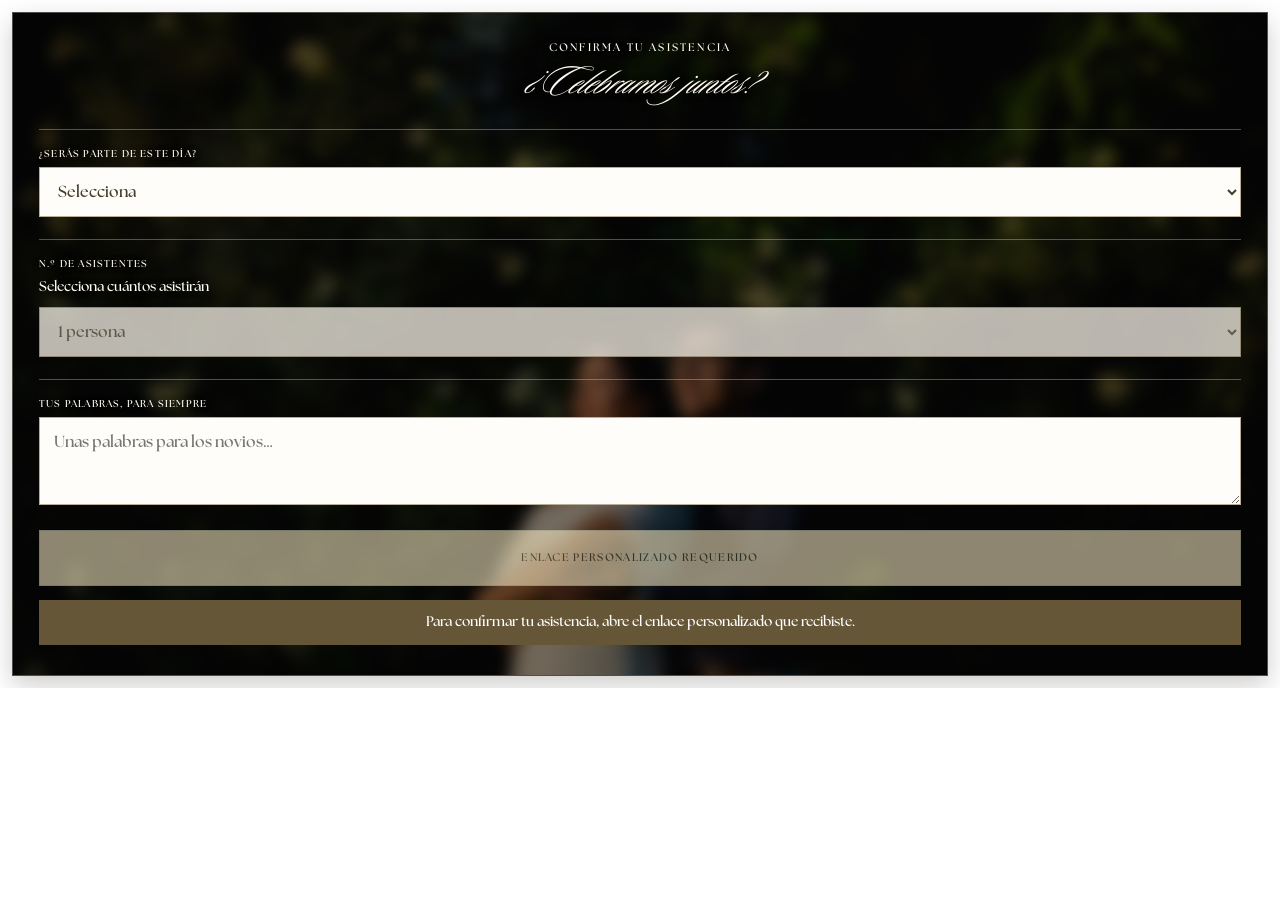
<file: _website-element-widget.html>
<!doctype html>
<html lang="es">
<head>
  <meta charset="utf-8">
  <meta name="viewport" content="width=device-width,initial-scale=1">
  <title>Confirmación RSVP</title>
  <link rel="stylesheet" href="assets/demo3/css/demo3-enhancements.css?v=20260929">
  <style>
    :root{--ink:#5b5232;--paper:#f4f0e8;--line:#b9ad98;--ok:#667455;--error:#665638}
    *{box-sizing:border-box}
    html,body{overflow:hidden}
    body{margin:0;padding:12px;color:var(--ink);background:transparent;font-family:"Demo3 Text",Georgia,serif}
    .card{position:relative;isolation:isolate;overflow:hidden;padding:28px 26px 30px;color:#fffaf2;background:#171310;border:1px solid rgba(255,250,242,.25);box-shadow:0 9px 24px rgba(18,10,6,.2)}
    .card::before{content:"";position:absolute;inset:-18px;z-index:-1;pointer-events:none;background:url("assets/demo3/media/gleen-lesly-detalles.jpg") center 38% / cover no-repeat;filter:blur(8px) brightness(.52)}
    .card .eyebrow,.card .title,.card label,.card .hint,.card .saved{text-shadow:0 1px 8px rgba(18,10,6,.42)}
    .eyebrow{text-align:center;font-size:11px;font-weight:700;letter-spacing:.2em;text-transform:uppercase}
    .title{margin:8px 0 12px;text-align:center;font:italic 400 43px/1.05 "Demo3 Serif",Georgia,serif}
    .subtitle{margin:0 auto 22px;max-width:38ch;text-align:center;font-size:15px;line-height:1.55}
    .summary{margin:0 0 18px;padding:14px 16px;text-align:center;background:rgba(23,19,16,.4);border:1px solid rgba(255,250,242,.25);font-size:14px;line-height:1.5}
    .summary strong{display:block;font-size:18px}
    .field{margin-top:15px}
    .row{display:grid;grid-template-columns:1fr 1fr;gap:14px}
    label{display:block;margin-bottom:7px;font-size:10px;font-weight:700;letter-spacing:.12em;text-transform:uppercase}
    input,select,textarea{width:100%;min-height:50px;padding:14px;color:#433c28;background:#fffdf9;border:1px solid var(--line);border-radius:0;font:16px/1.35 "Demo3 Text",Georgia,serif}
    input[readonly]{color:#5b5232;background:#eee9df}
    input:disabled,select:disabled{color:#766f5c;background:#eee9df;opacity:.78;cursor:not-allowed}
    textarea{min-height:88px;resize:vertical}
    .attendees{display:grid;grid-template-columns:1fr 1fr;gap:12px}
    .attendees .field{margin-top:12px}
    .form-section{margin-top:22px;padding-top:18px;border-top:1px solid rgba(255,250,242,.3)}
    .hint{margin:0 0 10px;font-size:14px;line-height:1.45}
    #attendeeSection.hidden{display:none!important}
    .submit{width:100%;min-height:56px;margin-top:20px;padding:15px 18px;color:#46513d;background:#fff1c9;border:1px solid #d6d9bc;font:700 11px/1.3 "Demo3 Text",Arial,sans-serif;letter-spacing:.12em;text-transform:uppercase;cursor:pointer}
    .submit:disabled{opacity:.55;cursor:wait}
    .alert{display:none;margin-top:14px;padding:12px;text-align:center;font-size:14px;line-height:1.45}
    .alert.success{display:block;color:#fff;background:var(--ok)}
    .alert.error{display:block;color:#fff;background:var(--error)}
    .saved{margin-top:11px;text-align:center;font-size:13px;font-style:italic}
    .hidden{display:none!important}
    @media(max-width:640px){.card::before{background-position:48% center}}
    @media(max-width:430px){body{padding:8px}.card{padding:23px 18px 26px}.row,.attendees{grid-template-columns:1fr}.title{font-size:38px}}
  </style>
</head>
<body>
  <main class="card">
    <div class="eyebrow">Confirma tu asistencia</div>
    <h1 class="title">¿Celebramos juntos?</h1>
    <div class="summary hidden" id="inviteSummary"><span>Invitación para</span><strong id="summaryName"></strong><span id="summarySeats"></span></div>
    <form id="rsvpForm" novalidate>
      <div class="field form-section"><label for="attendance">¿Serás parte de este día?</label><select id="attendance" required><option value="" selected disabled>Selecciona</option><option value="si">Síí, ¡felices de ser parte!</option><option value="no">No, pero celebramos a la distancia</option></select></div>
      <div class="field form-section" id="peopleWrap"><label for="people">N.º de asistentes</label><p class="hint">Selecciona cuántos asistirán</p><select id="people" disabled><option value="1">1 persona</option></select></div>
      <div id="attendeeSection" class="field hidden"><label>Nombres de los asistentes</label><p class="hint">Indica el nombre completo de cada persona</p><div class="attendees" id="attendeeFields"></div></div>
      <div class="field form-section"><label for="message">Tus palabras, para siempre</label><textarea id="message" maxlength="500" placeholder="Unas palabras para los novios…"></textarea></div>
      <button class="submit" id="submitButton" type="submit">Guardar y confirmar por WhatsApp</button>
      <div class="alert" id="alertBox" role="status"></div><div class="saved hidden" id="savedNote">Puedes actualizar tu respuesta hasta la fecha límite.</div>
    </form>
  </main>
  <script src="assets/rsvp-whatsapp-message.js?v=20261011n"></script>
  <script>
    const form=document.getElementById('rsvpForm'),attendance=document.getElementById('attendance'),people=document.getElementById('people'),fields=document.getElementById('attendeeFields'),messageInput=document.getElementById('message'),submitButton=document.getElementById('submitButton'),alertBox=document.getElementById('alertBox'),card=document.querySelector('.card');let invitation=null,resizeFrame=0;
    function reportHeight(){cancelAnimationFrame(resizeFrame);resizeFrame=requestAnimationFrame(()=>{const height=Math.ceil(card.getBoundingClientRect().height+24);window.parent.postMessage({type:'demo3:rsvp-height',height},location.origin)})}
    function alertMessage(text,error=false){alertBox.textContent=text;alertBox.className='alert '+(error?'error':'success')}
    function parentToken(){const ownToken=new URLSearchParams(location.search).get('invite');if(ownToken)return ownToken;try{return new URLSearchParams(window.parent.location.search).get('invite')||window.parent.demo2InviteToken||''}catch(_){return ''}}
    function setPeopleOptions(max,selected){people.innerHTML='';for(let count=1;count<=max;count++){const option=document.createElement('option');option.value=String(count);option.textContent=count+(count===1?' persona':' personas');people.appendChild(option)}people.value=String(Math.min(Math.max(Number(selected)||1,1),max))}
    function isFamilyInvitation(){return /^(?:familia\b|fam\.?\s)/i.test((invitation&&(invitation.names||invitation.nombre)||'').trim())}
    function renderAttendees(existing=[]){
      fields.innerHTML='';
      const enabled=attendance.value==='si',count=Number(people.value)||1,family=isFamilyInvitation(),first=0;
      fields.classList.toggle('hidden',!enabled||count<=first);
      document.getElementById('attendeeSection').classList.toggle('hidden',!enabled||count<=first);
      for(let index=first;index<count;index++){
        const group=document.createElement('div');group.className='field';
        const label=document.createElement('label');label.htmlFor='attendee-'+index;
        label.textContent=`Nombre del asistente ${index+1}`;
        const input=document.createElement('input');input.id='attendee-'+index;input.className='attendee-name';input.maxLength=120;input.required=enabled;input.disabled=!enabled;input.placeholder='Nombre y apellido';input.value=existing[index-first]!==undefined?existing[index-first]:(index===0&&Number(invitation.seats)===1&&!family?(invitation.names||invitation.nombre||'').trim():'');
        group.append(label,input);fields.appendChild(group);
      }
    }
    function savedAttendeeFields(names){
      if(!isFamilyInvitation())return names;
      const title=(invitation.names||invitation.nombre||'').trim();
      return names.length&&names[0].trim().toLowerCase()===title.toLowerCase()?names.slice(1):names;
    }
    function applyInvitation(value){invitation=value;if(!value)return;document.getElementById('summaryName').textContent=value.names||value.nombre||'';document.getElementById('summarySeats').textContent=`Hemos reservado ${value.seats} ${Number(value.seats)===1?'lugar':'lugares'} especialmente para ${Number(value.seats)===1?'ti':'ustedes'}.`;document.getElementById('inviteSummary').classList.remove('hidden');window.parent.postMessage({type:'demo3:invitation-loaded',exp:value.exp},location.origin);setPeopleOptions(Number(value.seats)||1,Number(value.seats)||1);const r=value.rsvp;if(r){attendance.value=r.attendance?'si':'no';setPeopleOptions(Number(value.seats)||1,r.attendeeCount||1);messageInput.value=r.message||'';renderAttendees(savedAttendeeFields(r.attendeeNames||[]));document.getElementById('savedNote').classList.remove('hidden')}else renderAttendees([]);toggleAttendance();if(value.expired||value.active===false){form.querySelectorAll('input,select,textarea').forEach(control=>control.disabled=true);submitButton.disabled=true;submitButton.textContent=value.expired?'Plazo de confirmación finalizado':'Invitación desactivada';alertMessage(value.expired?'El plazo para confirmar asistencia finalizó. Puedes seguir consultando los detalles de la invitación.':'Esta invitación fue desactivada.',true)}else{submitButton.disabled=false;submitButton.textContent='Guardar y confirmar por WhatsApp'}}
    function toggleAttendance(){const yes=attendance.value==='si';people.disabled=!yes;renderAttendees(Array.from(document.querySelectorAll('.attendee-name')).map(input=>input.value))}
    async function waitForInvitation(){submitButton.disabled=true;submitButton.textContent='Cargando invitación…';const token=parentToken();if(!token){alertMessage('Para confirmar tu asistencia, abre el enlace personalizado que recibiste.',true);submitButton.textContent='Enlace personalizado requerido';return}try{const response=await fetch('/api/invitation?token='+encodeURIComponent(token),{headers:{Accept:'application/json'},cache:'no-store'});const data=await response.json();if(!response.ok)throw new Error(data.error||'No pudimos abrir esta invitación.');applyInvitation(data.invitation)}catch(error){alertMessage(error.message,true);submitButton.disabled=true;submitButton.textContent='No se pudo cargar la invitación'}}
    attendance.addEventListener('change',toggleAttendance);people.addEventListener('change',()=>renderAttendees(Array.from(document.querySelectorAll('.attendee-name')).map(input=>input.value)));
    form.addEventListener('submit',async event=>{event.preventDefault();const attending=attendance.value==='si',invitedName=(invitation&&(invitation.names||invitation.nombre)||'').trim(),companions=Array.from(document.querySelectorAll('.attendee-name')).map(input=>input.value.trim()),names=attending?companions:[];if(!invitedName)return alertMessage('No pudimos cargar el nombre de esta invitación.',true);if(!attendance.value)return alertMessage('Selecciona si asistirás.',true);if(attending&&names.some(name=>!name))return alertMessage('Completa el nombre de todas las personas que asistirán.',true);const token=parentToken();submitButton.disabled=true;submitButton.textContent='Guardando confirmación…';try{if(!token){throw new Error('Este es un enlace anterior. Solicita el nuevo enlace personalizado para registrar la confirmación en el panel.')}const response=await fetch('/api/invitation',{method:'POST',headers:{'Content-Type':'application/json'},body:JSON.stringify({token,attendance:attending,attendeeCount:attending?Number(people.value):0,attendeeNames:names,message:messageInput.value.trim()})});const data=await response.json().catch(()=>({}));if(!response.ok)throw new Error(data.error||'No pudimos guardar la confirmación.');if(data.whatsappUrl)data.whatsappUrl=formatRsvpWhatsAppMessage.updateUrl(data.whatsappUrl,{guest_name:invitedName,seats:invitation.seats},attending,attending?Number(people.value):0,names,messageInput.value.trim());alertMessage(data.whatsappUrl?'Confirmación guardada. Abriendo WhatsApp…':'Confirmación guardada. Falta configurar el número de WhatsApp.',!data.whatsappUrl);document.getElementById('savedNote').classList.remove('hidden');if(data.whatsappUrl)setTimeout(()=>{if(window.top&&window.top!==window.self)window.top.location.href=data.whatsappUrl;else window.location.href=data.whatsappUrl},650)}catch(error){alertMessage(error.message,true)}finally{submitButton.disabled=false;submitButton.textContent='Guardar y confirmar por WhatsApp'}});
    if(card&&window.ResizeObserver)new ResizeObserver(reportHeight).observe(card);
    window.addEventListener('load',reportHeight);reportHeight();waitForInvitation();
  </script>
</body>
</html>
</file>
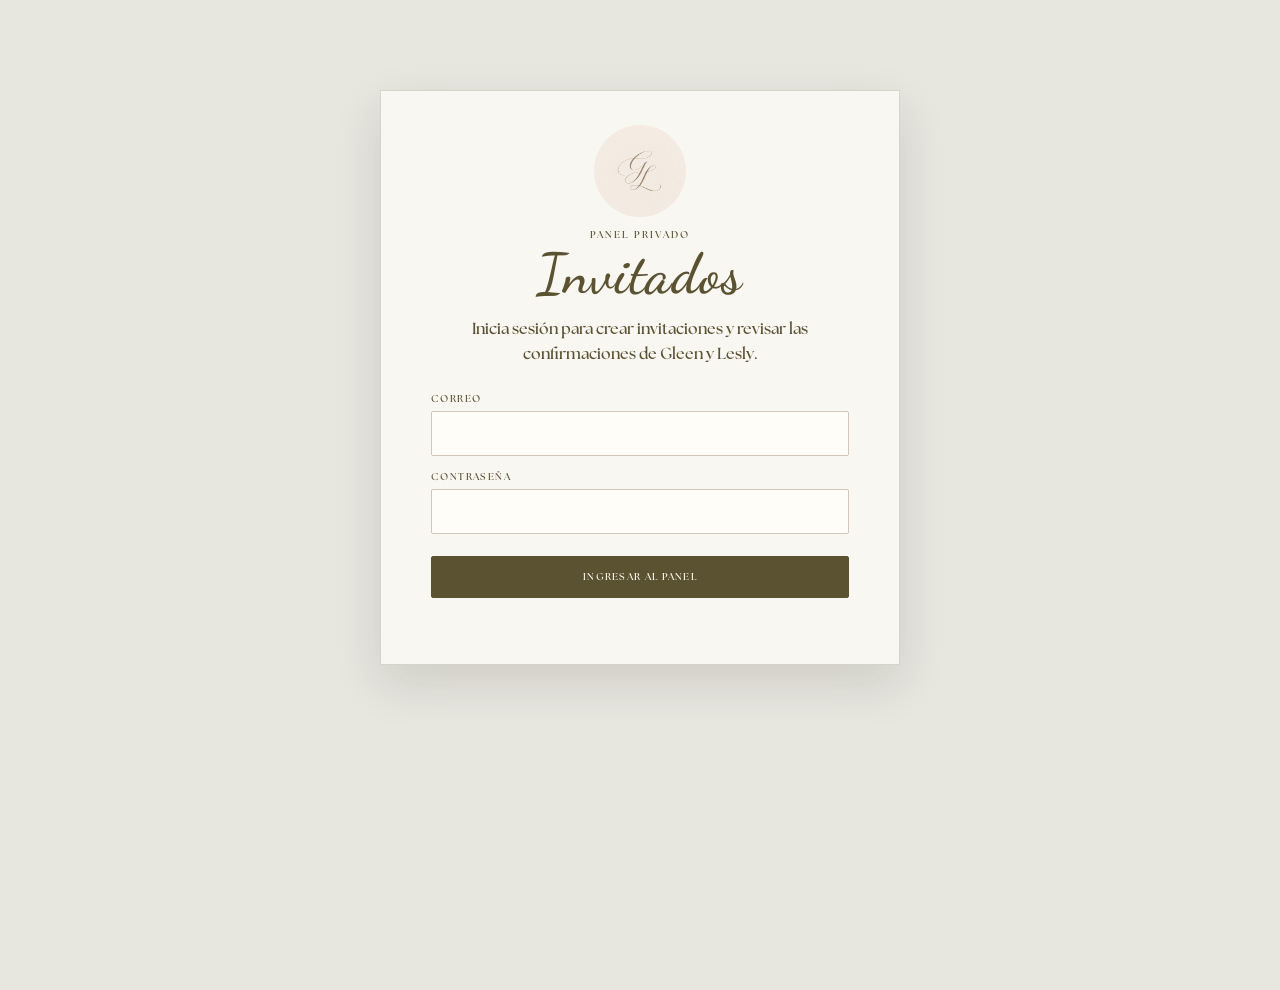
<file: admin.html>
<!doctype html>
<html lang="es">
<head>
  <meta charset="utf-8">
  <meta name="viewport" content="width=device-width,initial-scale=1">
  <meta name="robots" content="noindex,nofollow">
  <title>Panel de invitados · Gleen &amp; Lesly</title>
  <link rel="stylesheet" href="/assets/demo3/css/demo3-enhancements.css?v=20260929c">
  <link rel="stylesheet" href="/assets/demo3/css/admin-photos.css?v=20260925a">
  <style>
    @font-face{font-family:"Admin Script";src:url("/assets/demo3/fonts/dancing-script-latin.woff2") format("woff2");font-style:normal;font-weight:400 700;font-display:swap}
    :root{--ink:#5b5232;--dark:#3f3925;--paper:#f8f5ee;--paper2:#efebe3;--line:#cfc7b8;--ok:#647454;--no:#9a5d55;--shadow:0 18px 45px rgba(50,43,29,.13)}
    *{box-sizing:border-box}body{margin:0;min-height:100vh;color:var(--ink);background:#e7e6df;font-family:"Demo3 Text",Georgia,serif}button,input{font:inherit}button{cursor:pointer}.hidden{display:none!important}.shell{width:min(1180px,100% - 24px);margin:18px auto 42px}.panel{background:rgba(250,248,243,.97);border:1px solid rgba(91,82,50,.22);box-shadow:var(--shadow)}
    .login{width:min(520px,100% - 24px);margin:clamp(28px,10vh,100px) auto;padding:34px clamp(22px,6vw,50px)}.logo{display:block;width:92px;height:92px;margin:0 auto 12px;border-radius:50%;object-fit:cover}.kicker{text-align:center;font-size:10px;font-weight:700;letter-spacing:.22em;text-transform:uppercase}h1,h2,h3,p{margin-top:0}h1{margin-bottom:10px;text-align:center;font:italic 400 clamp(38px,8vw,56px)/1 "Demo3 Serif",Georgia,serif}.lead{max-width:52ch;margin:0 auto 26px;text-align:center;line-height:1.55}
    .field{margin-top:15px}label{display:block;margin-bottom:6px;font-size:10px;font-weight:700;letter-spacing:.14em;text-transform:uppercase}input{width:100%;padding:12px 13px;color:var(--dark);background:#fffdf8;border:1px solid var(--line);border-radius:2px}input:focus{outline:2px solid rgba(91,82,50,.18);border-color:var(--ink)}.btn{min-height:42px;padding:12px 16px;color:#fffaf0;background:var(--ink);border:1px solid var(--ink);border-radius:2px;font-size:10px;font-weight:700;letter-spacing:.13em;text-transform:uppercase}.btn:hover{filter:brightness(.94)}.btn.secondary{color:var(--ink);background:transparent}.btn.danger{color:var(--no);background:transparent;border-color:rgba(154,93,85,.55)}.btn.small{min-height:34px;padding:9px 11px;font-size:9px}.login .btn{width:100%;margin-top:22px}.notice{min-height:20px;margin-top:12px;font-size:12px;line-height:1.45;text-align:center}.notice.error{color:#8a3d35}
    .topbar{display:flex;align-items:center;gap:16px;padding:16px 20px}.topbar .logo{width:56px;height:56px;margin:0}.brand{flex:1}.brand strong{display:block;font:italic 400 27px/1 "Demo3 Serif",Georgia,serif}.brand span{font-size:9px;letter-spacing:.17em;text-transform:uppercase}.stats{display:grid;grid-template-columns:repeat(4,1fr);gap:10px;margin:14px 0}.stat{padding:17px;background:var(--paper);border:1px solid rgba(91,82,50,.18)}.stat strong{display:block;font:400 31px/1 "Demo3 Serif",Georgia,serif}.stat span{font-size:9px;letter-spacing:.12em;text-transform:uppercase}
    .workspace{display:grid;grid-template-columns:minmax(285px,360px) 1fr;gap:14px;align-items:start}.creator{padding:24px;position:sticky;top:12px}.creator h2,.list-head h2{margin-bottom:6px;font:italic 400 31px/1.1 "Demo3 Serif",Georgia,serif}.creator .hint{margin-bottom:20px;font-size:12px;line-height:1.5}.grid2{display:grid;grid-template-columns:1fr 1fr;gap:10px}.form-actions{display:grid;grid-template-columns:1fr auto;gap:8px;margin-top:20px}.list-panel{padding:22px;min-width:0}.list-head{display:flex;align-items:end;gap:12px;margin-bottom:16px}.list-head>div:first-child{flex:1}.list-head p{margin:0;font-size:12px}.search{width:min(280px,45%)}.invites{display:grid;gap:10px}.empty{padding:35px 20px;text-align:center;background:var(--paper2);border:1px dashed var(--line)}
    .invite{padding:17px;background:#fffdf8;border:1px solid rgba(91,82,50,.2)}.invite.is-inactive{opacity:.65}.invite-top{display:flex;align-items:flex-start;gap:12px}.invite-title{flex:1;min-width:0}.invite h3{margin:0 0 5px;font:400 22px/1.1 "Demo3 Serif",Georgia,serif;overflow-wrap:anywhere}.meta{display:flex;flex-wrap:wrap;gap:6px 12px;font-size:11px}.badge{flex:0 0 auto;padding:6px 8px;border-radius:999px;font-size:8px;font-weight:700;letter-spacing:.1em;text-transform:uppercase;background:#ddd8cc}.badge.attending{color:white;background:var(--ok)}.badge.declined{color:white;background:var(--no)}.rsvp{margin-top:13px;padding:12px;background:var(--paper2);font-size:12px;line-height:1.45}.rsvp strong{color:var(--dark)}.rsvp ul{margin:5px 0 0;padding-left:18px}.actions{display:flex;flex-wrap:wrap;gap:7px;margin-top:12px}.actions .btn{width:auto}.toast{position:fixed;z-index:20;right:16px;bottom:16px;max-width:min(390px,calc(100% - 32px));padding:13px 16px;color:#fff;background:var(--dark);box-shadow:var(--shadow);font-size:12px;line-height:1.4;transform:translateY(130%);opacity:0;transition:.25s ease}.toast.show{transform:translateY(0);opacity:1}.toast.error{background:#873f38}
    h1,.brand strong,.creator h2,.list-head h2,.invite h3,.photos-head h2{font-family:"Admin Script",cursive;font-style:normal;font-weight:600;letter-spacing:.015em;line-height:1.18}
    .stat strong{font-family:Georgia,serif;font-style:normal;font-weight:400;line-height:1.15;font-variant-numeric:lining-nums tabular-nums}
    @media(max-width:850px){.workspace{grid-template-columns:1fr}.creator{position:static}.stats{grid-template-columns:1fr 1fr}}@media(max-width:560px){.shell{width:min(100% - 14px,1180px);margin-top:7px}.topbar{padding:12px;gap:8px}.topbar .logo{width:48px;height:48px}.topbar .btn{padding:9px}.brand strong{font-size:23px}.stats{gap:7px}.stat{padding:13px}.stat strong{font-size:27px}.creator,.list-panel{padding:18px 14px}.grid2{grid-template-columns:1fr}.list-head{display:block}.search{width:100%;margin-top:12px}.invite{padding:14px}.invite-top{display:block}.badge{display:inline-block;margin-bottom:9px}.actions{display:grid;grid-template-columns:1fr 1fr}.actions .btn{width:100%}}
  </style>
</head>
<body>
  <section class="panel login" id="loginView">
    <img class="logo" src="/assets/demo3/branding/lg-monogram.png" alt="Monograma LG"><div class="kicker">Panel privado</div><h1>Invitados</h1>
    <p class="lead">Inicia sesión para crear invitaciones y revisar las confirmaciones de Gleen y Lesly.</p>
    <form id="loginForm"><div class="field"><label for="loginEmail">Correo</label><input id="loginEmail" type="email" autocomplete="username" required></div><div class="field"><label for="loginPassword">Contraseña</label><input id="loginPassword" type="password" autocomplete="current-password" required></div><button class="btn" type="submit">Ingresar al panel</button><div class="notice" id="loginNotice" role="status"></div></form>
  </section>
  <main class="shell hidden" id="appView">
    <header class="panel topbar"><img class="logo" src="/assets/demo3/branding/lg-monogram.png" alt="Monograma LG"><div class="brand"><strong>Gleen &amp; Lesly</strong><span id="sessionEmail">Panel de invitados</span></div><button class="btn secondary small" id="refreshButton" type="button">Actualizar</button><button class="btn small" id="logoutButton" type="button">Salir</button></header>
    <section id="createdLinkPanel" class="panel hidden" style="padding:18px;margin-top:16px"><label for="createdInvitationLink">Último enlace creado (puedes copiarlo manualmente)</label><input id="createdInvitationLink" readonly style="width:100%;margin-top:8px" aria-label="Último enlace creado"></section>
    <section class="stats" aria-label="Resumen de confirmaciones"><div class="stat"><strong id="statTotal">0</strong><span>Invitaciones</span></div><div class="stat"><strong id="statAttending">0</strong><span>Confirmadas</span></div><div class="stat"><strong id="statPending">0</strong><span>Pendientes</span></div><div class="stat"><strong id="statGuests">0</strong><span>Personas</span></div></section>
    <section class="workspace">
      <aside class="panel creator"><div class="kicker" style="text-align:left">Invitación personalizada</div><h2 id="formTitle">Crear invitación</h2><p class="hint">El enlace guardará nombre, cupos y vencimiento en la base de datos.</p>
        <form id="inviteForm"><input id="editingId" type="hidden"><div class="field"><label for="names">Nombre del invitado o familia</label><input id="names" placeholder="Ej.: Familia Ramírez" maxlength="180" required></div><div class="grid2"><div class="field"><label for="seats">Cupos reservados</label><input id="seats" type="number" min="1" max="20" value="2" required></div><div class="field"><label for="expiry">Válido hasta el</label><input id="expiry" type="date" value="2026-11-06" required></div></div><div class="form-actions"><button class="btn" id="saveButton" type="submit">Crear y generar enlace</button><button class="btn secondary hidden" id="cancelEdit" type="button">Cancelar</button></div></form>
      </aside>
      <section class="panel list-panel"><header class="list-head"><div><h2>Control de asistencia</h2><p>WhatsApp se mantiene como aviso; esta lista conserva el registro oficial.</p></div><input class="search" id="searchInput" type="search" placeholder="Buscar invitado…" aria-label="Buscar invitado"></header><div class="invites" id="inviteList"></div></section>
    </section>
    <section class="panel photos-panel" id="photoModeration">
      <header class="photos-head"><div><div class="kicker" style="text-align:left">Galería colaborativa</div><h2>Recuerdos de invitados</h2><p>Las fotografías solo aparecerán en la galería después de aprobarlas.</p></div><div class="photo-tabs" role="group" aria-label="Filtrar fotografías"><button class="btn secondary small is-active" type="button" data-photo-filter="pending">Pendientes <span id="pendingPhotoCount">0</span></button><button class="btn secondary small" type="button" data-photo-filter="approved">Aprobadas</button><button class="btn secondary small" type="button" data-photo-filter="rejected">Rechazadas</button></div></header>
      <div class="admin-photo-grid" id="adminPhotoGrid"><div class="empty">Inicia sesión para revisar las fotografías.</div></div>
    </section>
  </main>
  <div class="toast" id="toast" role="status"></div>
  <script defer src="/assets/admin-gifts.js?v=20261014a"></script>
  <script>
    const API='/api/admin',SESSION_KEY='lg_admin_session';const state={token:sessionStorage.getItem(SESSION_KEY)||'',email:'',invitations:[]};const $=id=>document.getElementById(id);
    function showToast(message,error=false){const toast=$('toast');toast.textContent=message;toast.className='toast show'+(error?' error':'');clearTimeout(showToast.timer);showToast.timer=setTimeout(()=>toast.className='toast',3200)}
    async function api(options={}){const response=await fetch(API,{...options,headers:{'Content-Type':'application/json',...(state.token?{Authorization:`Bearer ${state.token}`} :{}),...(options.headers||{})}});const data=await response.json().catch(()=>({}));if(!response.ok){if(response.status===401&&options.authenticated!==false)logout(false);throw new Error(response.status===401?'Tu sesión venció. Vuelve a iniciar sesión para continuar; no es un límite de invitaciones.':response.status===429?'El servicio está recibiendo muchas solicitudes. Espera un momento y vuelve a intentarlo.':data.error||'No se pudo completar la operación.')}return data}
    function setView(login){$('loginView').classList.toggle('hidden',!login);$('appView').classList.toggle('hidden',login)}function logout(notify=true){state.token='';state.email='';sessionStorage.removeItem(SESSION_KEY);setView(true);if(notify)showToast('Sesión cerrada.')}
    function invitationUrl(token){return new URL('/?invite='+encodeURIComponent(token),location.origin).href}function statusInfo(invite){if(!invite.active)return['Desactivada','pending'];if(invite.status==='attending')return['Asistirá','attending'];if(invite.status==='declined')return['No asistirá','declined'];return['Pendiente','pending']}function esc(value){return String(value==null?'':value).replace(/[&<>'"]/g,char=>({'&':'&amp;','<':'&lt;','>':'&gt;',"'":'&#39;','"':'&quot;'})[char])}
    function render(){const query=$('searchInput').value.trim().toLowerCase(),filtered=state.invitations.filter(i=>i.names.toLowerCase().includes(query)),attending=state.invitations.filter(i=>i.status==='attending').length,pending=state.invitations.filter(i=>i.status==='pending').length,guests=state.invitations.reduce((n,i)=>n+(i.rsvp&&i.rsvp.attendance?Number(i.rsvp.attendee_count||0):0),0);$('statTotal').textContent=state.invitations.length;$('statAttending').textContent=attending;$('statPending').textContent=pending;$('statGuests').textContent=guests;if(!filtered.length){$('inviteList').innerHTML=`<div class="empty">${query?'No encontramos invitados con ese nombre.':'Aún no has creado invitaciones.'}</div>`;return}$('inviteList').innerHTML=filtered.map(invite=>{const[status,statusClass]=statusInfo(invite),r=invite.rsvp,names=r&&Array.isArray(r.attendee_names)?r.attendee_names:[];return `<article class="invite ${invite.active?'':'is-inactive'}"><div class="invite-top"><span class="badge ${statusClass}">${status}</span><div class="invite-title"><h3>${esc(invite.names)}</h3><div class="meta"><span>${invite.seats} ${invite.seats===1?'cupo':'cupos'}</span><span>Vence: ${esc(invite.exp)}</span></div></div></div>${r?`<div class="rsvp"><strong>${r.attendance?`${r.attendee_count} persona${r.attendee_count===1?'':'s'} confirmada${r.attendee_count===1?'':'s'}`:'Indicó que no podrá asistir'}</strong>${names.length?`<ul>${names.map(name=>`<li>${esc(name)}</li>`).join('')}</ul>`:''}${r.message?`<p style="margin:8px 0 0">“${esc(r.message)}”</p>`:''}</div>`:''}<div class="actions"><button class="btn secondary small" data-action="copy" data-id="${invite.id}">Copiar enlace</button><button class="btn secondary small" data-action="open" data-id="${invite.id}">Abrir</button><button class="btn secondary small" data-action="edit" data-id="${invite.id}">Editar</button><button class="btn secondary small" data-action="toggle" data-id="${invite.id}">${invite.active?'Desactivar':'Activar'}</button><button class="btn danger small" data-action="delete" data-id="${invite.id}">Eliminar</button></div></article>`}).join('')}
    async function load(){const data=await api({method:'GET'});state.invitations=data.invitations||[];render()}function resetForm(){$('inviteForm').reset();$('seats').value=2;$('expiry').value='2026-11-06';$('editingId').value='';$('formTitle').textContent='Crear invitación';$('saveButton').textContent='Crear y generar enlace';$('cancelEdit').classList.add('hidden')}
    $('loginForm').addEventListener('submit',async event=>{event.preventDefault();const notice=$('loginNotice');notice.className='notice';notice.textContent='Validando…';try{const data=await api({authenticated:false,method:'POST',body:JSON.stringify({action:'login',email:$('loginEmail').value,password:$('loginPassword').value})});state.token=data.accessToken;state.email=data.email;sessionStorage.setItem(SESSION_KEY,state.token);$('sessionEmail').textContent=data.email;setView(false);notice.textContent='';await load()}catch(error){notice.className='notice error';notice.textContent=error.message}})
    $('inviteForm').addEventListener('submit',async event=>{
      event.preventDefault();const button=$('saveButton');if(button.disabled)return;button.disabled=true;
      const id=$('editingId').value,payload={names:$('names').value.trim(),seats:Number($('seats').value),exp:$('expiry').value};
      try{
        const data=await api({method:id?'PATCH':'POST',body:JSON.stringify(id?{...payload,id}:payload)});
        state.invitations=state.invitations.filter(item=>item.id!==data.invitation.id);state.invitations.unshift(data.invitation);render();resetForm();
        let message=id?'Invitación actualizada.':'Invitación creada.';
        if(!id){
          const url=invitationUrl(data.invitation.token);$('createdInvitationLink').value=url;$('createdLinkPanel').classList.remove('hidden');
          try{await navigator.clipboard.writeText(url);message='Invitación creada y enlace copiado.'}
          catch(_){message='Invitación creada. Copia el enlace del campo «Último enlace creado»; no necesitas crearla nuevamente.'}
        }
        try{await load()}catch(_){message+=' No se pudo actualizar la lista; pulsa Actualizar en un momento.'}
        showToast(message);
      }catch(error){showToast(error.message,true)}finally{button.disabled=false}
    })
    $('inviteList').addEventListener('click',async event=>{const button=event.target.closest('[data-action]');if(!button)return;const invite=state.invitations.find(item=>item.id===button.dataset.id);if(!invite)return;const action=button.dataset.action;try{if(action==='copy'){await navigator.clipboard.writeText(invitationUrl(invite.token));showToast('Enlace copiado.')}if(action==='open')window.open(invitationUrl(invite.token),'_blank','noopener');if(action==='edit'){$('editingId').value=invite.id;$('names').value=invite.names;$('seats').value=invite.seats;$('expiry').value=invite.exp;$('formTitle').textContent='Editar invitación';$('saveButton').textContent='Guardar cambios';$('cancelEdit').classList.remove('hidden');window.scrollTo({top:0,behavior:'smooth'})}if(action==='toggle'){await api({method:'PATCH',body:JSON.stringify({id:invite.id,active:!invite.active})});await load();showToast(invite.active?'Invitación desactivada.':'Invitación activada.')}if(action==='delete'&&confirm(`¿Eliminar definitivamente la invitación de ${invite.names}?`)){await api({method:'DELETE',body:JSON.stringify({id:invite.id})});await load();showToast('Invitación eliminada.')}}catch(error){showToast(error.message,true)}})
    $('cancelEdit').addEventListener('click',resetForm);$('searchInput').addEventListener('input',render);$('refreshButton').addEventListener('click',()=>load().then(()=>showToast('Datos actualizados.')).catch(e=>showToast(e.message,true)));$('logoutButton').addEventListener('click',()=>logout());if(state.token){setView(false);load().catch(error=>{logout(false);$('loginNotice').className='notice error';$('loginNotice').textContent=error.message})}else setView(true);
  </script>
  <script defer src="/assets/demo3/js/admin-photos.js?v=20261017a"></script>
</body>
</html>
</file>
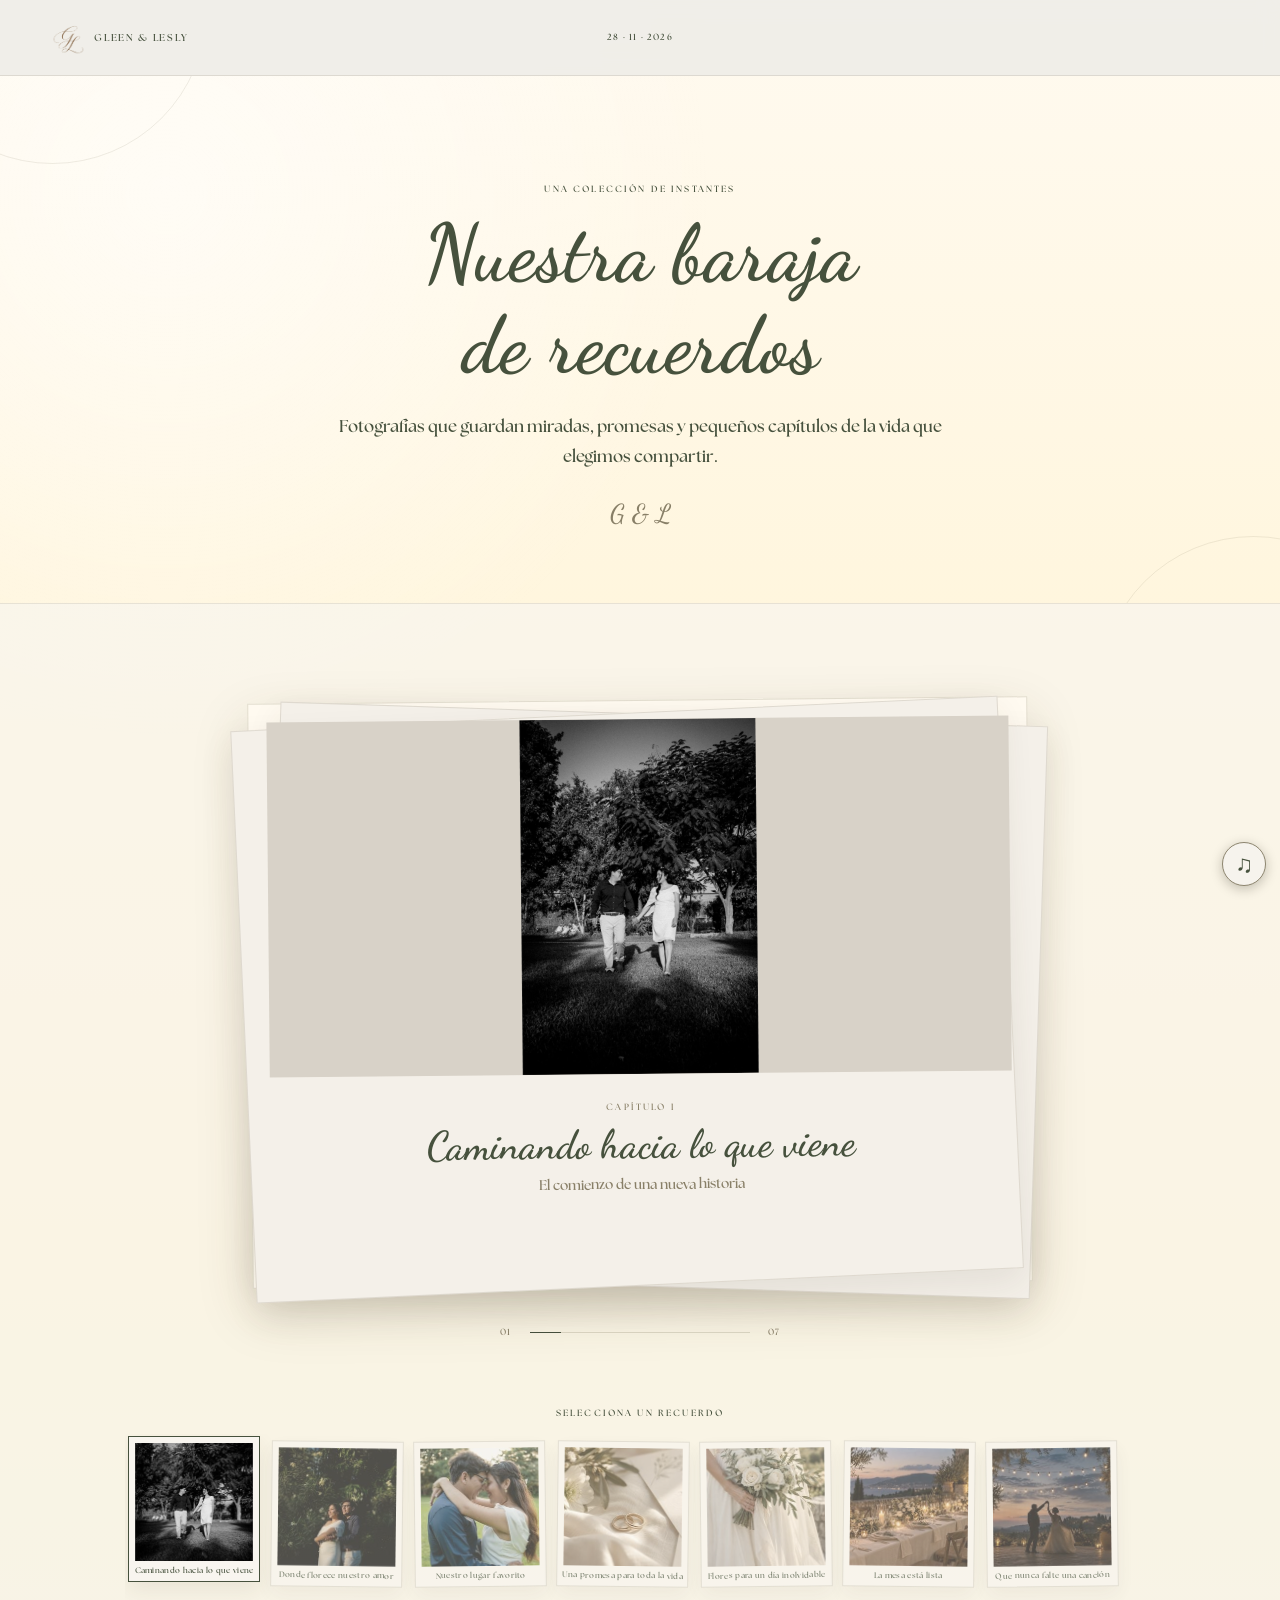
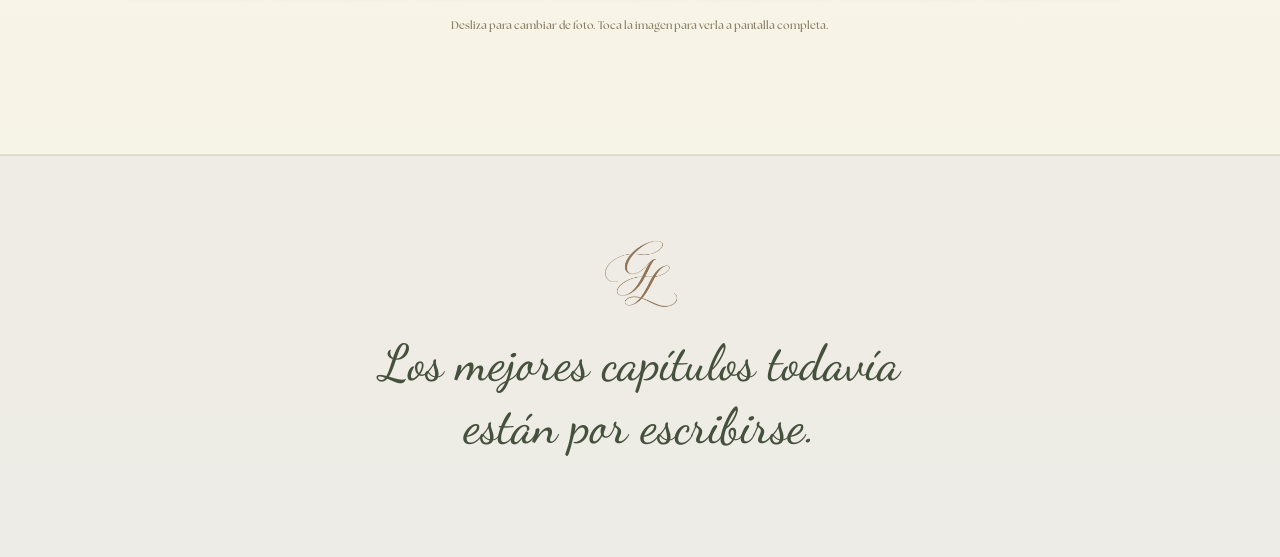
<file: album.html>
<!doctype html>
<html lang="es">
<head>
  <meta charset="utf-8">
  <meta name="viewport" content="width=device-width,initial-scale=1">
  <meta name="theme-color" content="#eeece7">
  <meta name="description" content="Álbum de recuerdos de Gleen y Lesly.">
  <title>Nuestro álbum · Gleen &amp; Lesly</title>
  <script>
    (function () {
      var params = new URLSearchParams(location.search);
      document.documentElement.dataset.albumEntry = params.get('from') === 'invitation' || params.has('invite') || params.has('i') ? 'invitation' : 'direct';
    })();
  </script>
  <link rel="stylesheet" href="./assets/demo3/css/album.css?v=20261006f">
  <script defer src="./assets/demo3/js/album.js?v=20261002b"></script>
  <script defer src="./assets/demo2-music.js?v=5"></script>
</head>
<body>
  <header class="album-header">
    <a class="album-back" id="backTop" href="./home?section=recuerdos" aria-label="Volver a la invitación">
      <span aria-hidden="true">←</span> Invitación
    </a>
    <div class="album-brand">
      <img src="./assets/demo3/branding/lg-monogram-transparent.png" alt="" aria-hidden="true">
      <span>Gleen &amp; Lesly</span>
    </div>
    <span class="album-date">28 · 11 · 2026</span>
  </header>

  <main>
    <section class="album-intro" aria-labelledby="albumTitle">
      <p class="album-kicker">Una colección de instantes</p>
      <h1 id="albumTitle">Nuestra baraja<br>de recuerdos</h1>
      <p class="album-lead">Fotografías que guardan miradas, promesas y pequeños capítulos de la vida que elegimos compartir.</p>
      <span class="album-flourish" aria-hidden="true">G &amp; L</span>
    </section>

    <section class="album-viewer" aria-label="Álbum fotográfico de Gleen y Lesly">
      <div class="album-deck" id="albumDeck">
        <article class="album-card" id="albumCard" aria-live="polite">
          <button class="album-photo-wrap" id="albumExpand" type="button" aria-label="Ampliar fotografía">
            <img id="albumPhoto" src="./assets/demo3/media/album/photo-01.jpg" alt="Gleen y Lesly caminando de la mano" draggable="false">
            <span class="album-sample-label" id="sampleLabel" hidden>Imagen de muestra</span>
          </button>
          <div class="album-caption">
            <p class="album-chapter" id="albumChapter">Capítulo I</p>
            <h2 id="albumCaption">Caminando hacia lo que viene</h2>
            <p id="albumNote">El comienzo de una nueva historia</p>
          </div>
        </article>

      </div>

      <div class="album-progress" aria-hidden="true">
        <span id="albumCurrent">01</span>
        <span class="album-progress-line"><i id="albumProgressBar"></i></span>
        <span id="albumTotal">07</span>
      </div>

      <div class="album-index">
        <p>Selecciona un recuerdo</p>
        <div class="album-thumbs" id="albumThumbs" role="list" aria-label="Índice de fotografías"></div>
      </div>
      <p class="album-hint">Desliza para cambiar de foto. Toca la imagen para verla a pantalla completa.</p>
    </section>

    <section class="album-closing">
      <img src="./assets/demo3/branding/lg-monogram-transparent.png" alt="Monograma de Gleen y Lesly">
      <p>Los mejores capítulos todavía están por escribirse.</p>
      <a class="album-return" id="backBottom" href="./home?section=recuerdos">Volver a la invitación</a>
    </section>
  </main>

  <div class="album-lightbox" id="albumLightbox" role="dialog" aria-modal="true" aria-label="Fotografía ampliada" aria-hidden="true">
    <button class="lightbox-close" type="button" aria-label="Cerrar fotografía">×</button>
    <figure>
      <img id="lightboxPhoto" alt="" draggable="false">
      <figcaption id="lightboxCaption"></figcaption>
    </figure>
  </div>
</body>
</html>
</file>
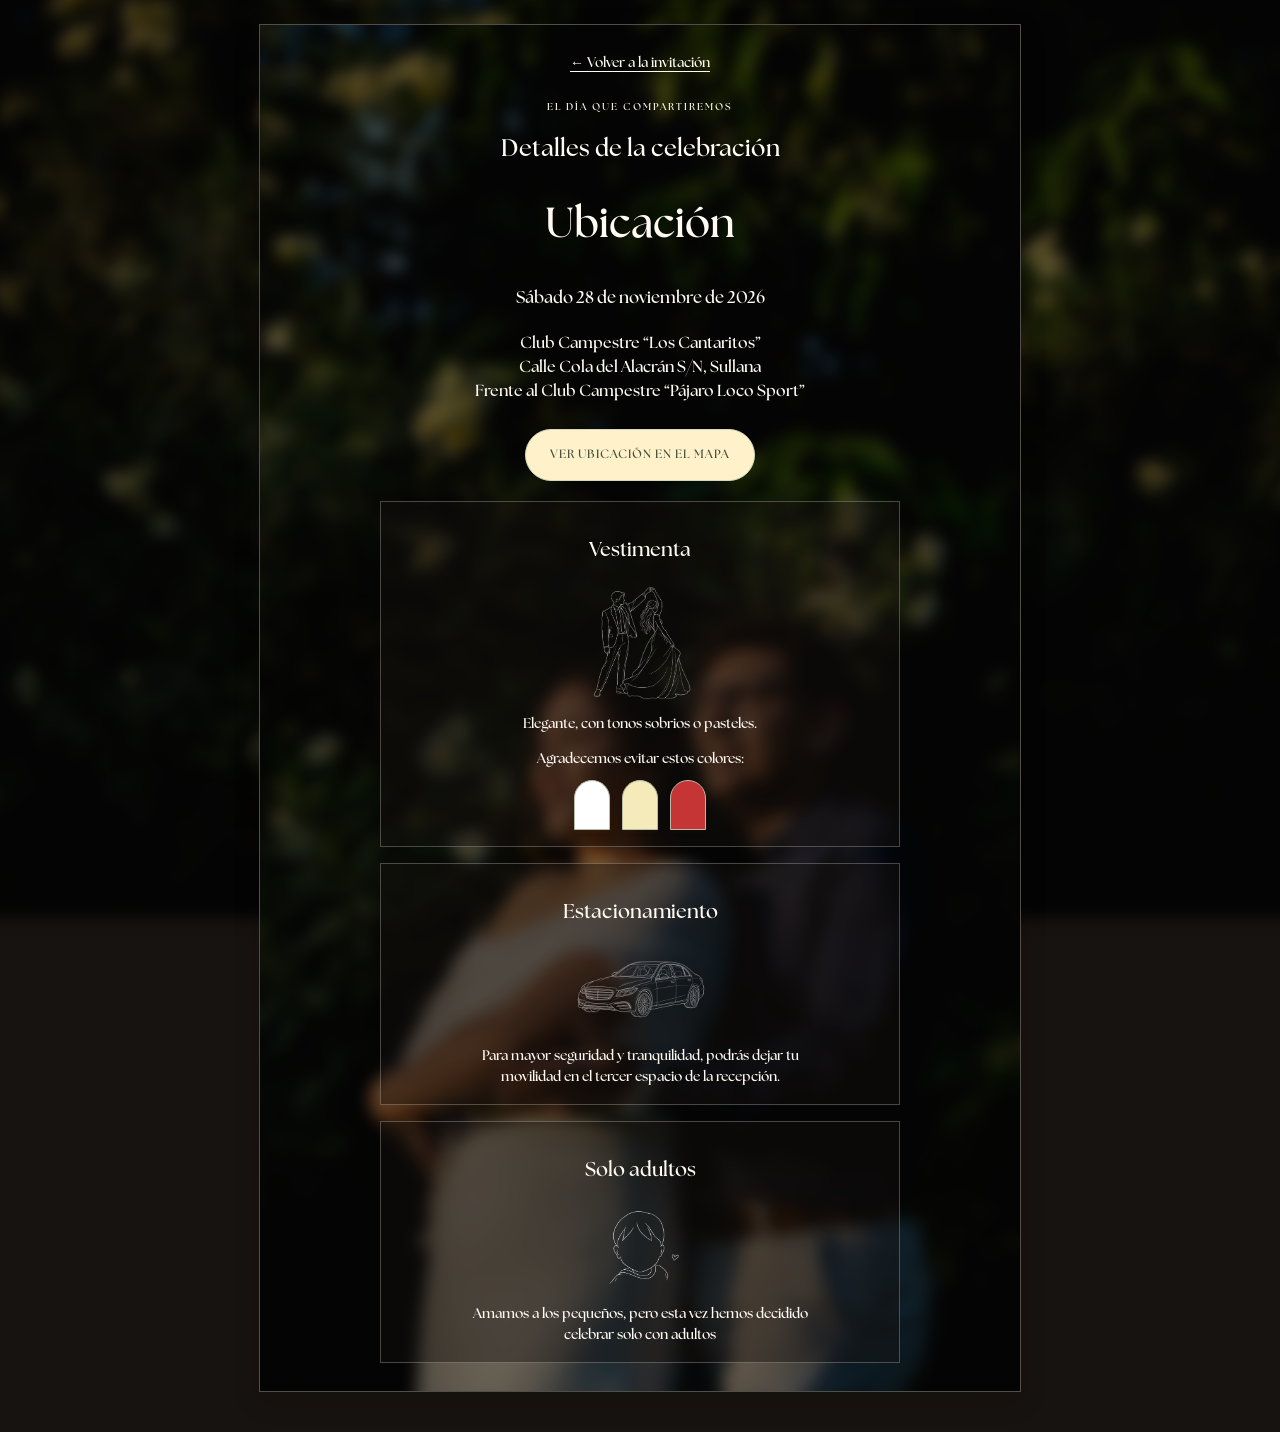
<file: detalles.html>
<!doctype html>
<html lang="es">
<head>
  <meta charset="utf-8">
  <meta name="viewport" content="width=device-width,initial-scale=1">
  <title>Detalles de la celebración · GlenslyLand</title>
  <link rel="stylesheet" href="assets/demo3/css/demo3-enhancements.css">
  <link rel="stylesheet" href="assets/demo3/css/long-invitation.css">
  <link rel="stylesheet" href="assets/demo2-pastel.css?v=20261006g">
  <link rel="stylesheet" href="assets/demo2-glv2.css?v=20261011s">
  <style>body{margin:0;background:#fffaf0;font-family:"Demo3 Text",Georgia,serif}.details-back{display:inline-block;margin-bottom:28px;color:#46513d;font-size:14px;text-underline-offset:4px}.details-page{text-align:center}.details-page .demo3-long-notes{grid-template-columns:1fr;max-width:520px;margin:32px auto 0}.details-page .demo3-long-notes article{padding:22px 18px}.details-page .demo3-long-notes article p{max-width:35ch}
body{background:#171310;isolation:isolate;min-height:100svh}
body::before{content:"";position:fixed;inset:-18px;z-index:0;pointer-events:none;background:url("assets/demo3/media/gleen-lesly-detalles.jpg") center 38% / cover no-repeat;filter:blur(8px) brightness(.52)}
.demo2-migrated-sections.details-page{position:relative;z-index:1;background:transparent;padding:24px 12px 40px}
.details-page .demo3-long-celebration{position:relative;isolation:isolate;overflow:hidden;max-width:720px;margin:auto;background:#171310;padding:28px 20px;color:#fffaf2;border:1px solid rgba(255,250,242,.25);box-shadow:0 9px 24px rgba(18,10,6,.2)}
.details-page .demo3-long-celebration::before{content:"";position:absolute;inset:-18px;z-index:-1;pointer-events:none;background:url("assets/demo3/media/gleen-lesly-detalles.jpg") center 38% / cover no-repeat;filter:blur(8px) brightness(.52)}
.details-page{--demo3-ink:#fffaf2;--invitation-ink:#fffaf2}
.details-page :is(h1,h2,h3,p,.details-back){color:#fffaf2}
.details-page .demo3-long-notes article{background:rgba(23,19,16,.4);border-color:rgba(255,250,242,.25)}
.details-page .demo3-long-button{background:#fff1c9;color:#46513d;border-color:#d6d9bc}
.details-page h2{font-size:42px}
.details-page .demo3-long-notes{margin-top:20px;gap:16px}
.details-page .demo3-long-notes article{padding:16px}
.details-note-icon{display:block;width:130px;height:90px;object-fit:contain;margin:0 auto 12px;opacity:.9}
.details-note-icon-couple{height:120px}
.details-note-icon-reference{filter:invert(1);width:150px}
@media(max-width:640px){body::before{background-position:48% center}}
</style>
</head>
<body>
  <main class="demo2-migrated-sections details-page">
    <section class="demo3-long-section demo3-long-celebration">
      <div class="demo3-long-inner">
        <a class="details-back" id="backToInvitation" href="./home?section=detalles">← Volver a la invitación</a>
        <p class="demo3-long-eyebrow">El día que compartiremos</p>
        <h1>Detalles de la celebración</h1>
        <h2>Ubicación</h2>
        <p class="demo3-long-lead">Sábado 28 de noviembre de 2026</p>
        <p>Club Campestre “Los Cantaritos”<br>Calle Cola del Alacrán S/N, Sullana<br>Frente al Club Campestre “Pájaro Loco Sport”</p>
        <a class="demo3-long-button" href="https://www.google.com/maps?q=-4.918821811676025,-80.70159149169922&amp;z=17&amp;hl=es" target="_blank" rel="noopener">Ver ubicación en el mapa</a>
        <div class="demo3-long-notes">
          <article><h3>Vestimenta</h3><img class="details-note-icon details-note-icon-couple details-note-icon-reference" src="assets/demo3/icons/adults-reference.png" alt="" aria-hidden="true"><p>Elegante, con tonos sobrios o pasteles.</p><p class="demo2-dress-note">Agradecemos evitar estos colores:</p><div class="demo2-dress-swatches" role="img" aria-label="Evitar blanco, amarillo y rojo"><span class="demo2-dress-white" aria-hidden="true"></span><span class="demo2-dress-yellow" aria-hidden="true"></span><span class="demo2-dress-red" aria-hidden="true"></span></div></article>
          <article><h3>Estacionamiento</h3><img class="details-note-icon details-note-icon-reference" src="assets/demo3/icons/parking-reference.png" alt="" aria-hidden="true"><p>Para mayor seguridad y tranquilidad, podrás dejar tu movilidad en el tercer espacio de la recepción.</p></article>
          <article><h3>Solo adultos</h3><img class="details-note-icon details-note-icon-reference" src="assets/demo3/icons/child-reference.png" alt="" aria-hidden="true"><p>Amamos a los pequeños, pero esta vez hemos decidido celebrar solo con adultos</p></article>
        </div>
      </div>
    </section>
  </main>
  <script>
    var backLink=document.getElementById('backToInvitation');
    var backUrl=new URL(backLink.href);
    var inviteToken=new URLSearchParams(location.search).get('invite');
    if(inviteToken)backUrl.searchParams.set('invite',inviteToken);
    backLink.href=backUrl.href;
    if(new URLSearchParams(location.search).get('embedded')==='1' && window.parent!==window) {
      backLink.addEventListener('click',function(event){
        event.preventDefault();
        window.parent.postMessage('demo2:close-details',location.origin);
      });
    }
  </script>
</body>
</html>
</file>
<file: assets/demo3/css/demo3-enhancements.css>
@font-face {
  font-family: "Demo3 Serif";
  src: url("../fonts/003e82bf2f68067801da6a72d24cdf78.woff") format("woff");
  font-weight: 400;
  font-style: normal;
  font-display: swap;
}

@font-face {
  font-family: "Demo3 Text";
  src: url("../fonts/238919b47920553d7b287ec007d67e76.woff") format("woff");
  font-weight: 400;
  font-style: normal;
  font-display: swap;
}

@font-face {
  font-family: "Demo2 Calendar Script";
  src: url("../fonts/003e82bf2f68067801da6a72d24cdf78.woff") format("woff");
  font-weight: 400;
  font-style: normal;
  font-display: swap;
}

@font-face {
  font-family: "Demo2 Calendar Numbers";
  src: url("../fonts/8f112401d11bdde7dcb6ccc50d0cf469.woff") format("woff");
  font-weight: 600;
  font-style: normal;
  font-display: swap;
}

@font-face {
  font-family: "Demo2 Calendar Text";
  src: url("../fonts/cfcbcaabc41291782c1541b9c6e97ce8.woff") format("woff");
  font-weight: 700;
  font-style: italic;
  font-display: swap;
}

:root {
  --demo3-ink: #5b5232;
  --demo3-muted: #8b8165;
  --demo3-paper: #eeece7;
  --demo3-paper-light: #faf8f3;
  --demo3-line: rgba(91, 82, 50, .28);
}

video[src*="db6f45dbfccbbd67b16302ade6f7f7b8.mp4"] { visibility: hidden !important; }
.demo3-photobooth-video-host { position: relative !important; }
.demo3-photobooth-strip-mask {
  position: absolute;
  top: 8%;
  right: 0;
  bottom: 0;
  left: 0;
  overflow: hidden;
  pointer-events: none;
}
.demo3-photobooth-strip {
  position: absolute;
  top: 9%;
  left: 15%;
  box-sizing: border-box;
  width: 70%;
  margin: 0;
  padding: 7px 7px 29px;
  background: #f9f7f2;
  box-shadow: 0 8px 16px rgba(45, 36, 24, .22);
  transform: translateY(-105%) rotate(-4deg);
  animation: demo3-photobooth-reveal 4.2s cubic-bezier(.22, 1, .36, 1) .3s both;
}
.demo3-photobooth-frame {
  width: 100%;
  aspect-ratio: 1.08;
  margin: 0 0 5px;
  overflow: hidden;
}
.demo3-photobooth-frame img {
  display: block;
  width: 100%;
  height: 100%;
  object-fit: cover;
  filter: grayscale(1) contrast(1.08);
}
.demo3-photobooth-frame:first-child img { object-position: center 58%; transform: scale(2.05); filter: grayscale(1) brightness(1.12) contrast(1.08); }
.demo3-photobooth-frame:nth-child(2) img { object-position: center 48%; transform: scale(1.65); filter: grayscale(1) brightness(1.55) contrast(.95); }
.demo3-photobooth-frame:nth-child(3) img { object-position: center 42%; }
.demo3-photobooth-strip figcaption {
  padding-top: 2px;
  color: #766b59;
  text-align: center;
  font: italic 600 23px/1 Georgia, serif;
  letter-spacing: -.065em;
  transform: scaleX(.75);
  white-space: nowrap;
}
@keyframes demo3-photobooth-reveal {
  to { transform: translateY(0) rotate(-4deg); }
}

#LB0s12mPKlql8H1Y { display: none !important; }
#LBqD0RMdny2k1tZZ,
#LB7dzwQSvmT4KhN9 { display: none !important; }
.demo3-save-date-rebalanced #LBl7cTHFRqDqVNHX {
  visibility: hidden !important;
  pointer-events: none !important;
}
.demo3-save-date-rebalanced #LBqp7QvHpHDNSdcb,
.demo3-save-date-rebalanced #LB7CNQHXl1FJF0PT {
  display: none !important;
}

/* El control vive dentro del propio vinilo. Elevamos el conjunto completo
   sobre el control de vídeo que Canva dibuja como una capa separada. */
#LBfmmjqdw01g8QSC {
  z-index: 2147482999 !important;
}

#LB7CNQHXl1FJF0PT,
#LBqp7QvHpHDNSdcb,
#LBqj2Vncc9rQH5Vk,
#LBkNsdKGhKKhhHky,
#LByfjKYfy7hLvG1T,
#LBdV4l0jXPBtJ72l,
#LBWT0hS4Qbd3fGXJ {
  opacity: 0 !important;
  pointer-events: none !important;
}

.demo3-calendar-transplant {
  position: absolute;
  inset: 0;
  z-index: 2;
  display: grid;
  place-items: center;
  overflow: visible;
  color: var(--demo3-ink);
  text-align: center;
  pointer-events: none;
}

.demo3-calendar-card {
  position: relative;
  width: auto;
  max-width: 100%;
  height: 100%;
  aspect-ratio: 372.761 / 527.417;
  overflow: hidden;
  background:
    linear-gradient(rgba(255, 255, 255, .16), rgba(255, 255, 255, 0)),
    #f2eee7;
  border: 1px solid rgba(91, 82, 50, .14);
  box-shadow: 0 9px 22px rgba(67, 60, 40, .14);
}

.demo3-calendar-paper {
  display: none;
}

.demo3-calendar-title {
  position: absolute;
  z-index: 2;
  top: 16.5%;
  left: 7%;
  width: 86%;
  font-family: "Demo2 Calendar Script", "Demo3 Serif", cursive;
  font-size: clamp(22px, 7.4vw, 36px);
  line-height: 1;
  white-space: nowrap;
}

.demo3-calendar-dates {
  position: absolute;
  z-index: 2;
  top: 31%;
  left: 14%;
  width: 72%;
}

.demo3-calendar-week,
.demo3-calendar-grid {
  display: grid;
  grid-template-columns: repeat(7, 1fr);
  align-items: center;
  font-family: "Demo2 Calendar Numbers", "Demo3 Text", sans-serif;
}

.demo3-calendar-week {
  margin-bottom: 4px;
  color: var(--demo3-muted);
  font-size: clamp(5px, 1.55vw, 9px);
  letter-spacing: .02em;
}

.demo3-calendar-grid {
  row-gap: 5px;
  color: var(--demo3-muted);
  font-size: clamp(8px, 2.1vw, 13px);
}

.demo3-calendar-grid span {
  display: grid;
  place-items: center;
  min-height: 1.65em;
}

.demo3-calendar-grid > span::before {
  content: attr(data-day);
}

.demo3-calendar-grid .wedding-day {
  width: 2.25em;
  height: 2.25em;
  margin: auto;
  color: #67212d;
  border: 2px solid currentColor;
  border-radius: 50%;
  font-weight: 700;
}

.demo3-calendar-foot {
  position: absolute;
  z-index: 2;
  top: 58.5%;
  left: 14%;
  width: 72%;
  font-family: "Demo2 Calendar Text", "Demo3 Text", serif;
  font-size: clamp(7px, 1.9vw, 11px);
  line-height: 1.25;
  letter-spacing: .035em;
  text-transform: uppercase;
}

.demo3-vinyl-toggle {
  position: absolute;
  z-index: 2147483000 !important;
  top: 50%;
  left: 50%;
  display: grid;
  width: 42%;
  height: 42%;
  padding: 0;
  place-items: center;
  transform: translate(-50%, -50%);
  color: #f5f1e7;
  background: rgba(88, 80, 61, .84);
  border: 3px solid rgba(245, 241, 231, .9);
  border-radius: 50%;
  box-shadow: 0 3px 10px rgba(45, 38, 24, .22);
  font-size: 0;
  cursor: pointer;
}

.demo3-vinyl-toggle::before {
  content: "";
  display: block;
  width: 0;
  height: 0;
  margin-left: 8%;
  border-top: .28em solid transparent;
  border-bottom: .28em solid transparent;
  border-left: .43em solid currentColor;
  font-size: 34px;
}

.demo3-vinyl-toggle[data-state="playing"]::before {
  width: 27%;
  height: 38%;
  margin-left: 0;
  border: 0;
  background: linear-gradient(to right, currentColor 0 31%, transparent 31% 69%, currentColor 69% 100%);
}

.demo3-vinyl-toggle[data-state="playing"] {
  animation: demo3-vinyl-pulse 2.6s ease-in-out infinite;
}

@keyframes demo3-vinyl-pulse {
  0%, 100% { box-shadow: 0 6px 18px rgba(0, 0, 0, .35); }
  50% { box-shadow: 0 6px 18px rgba(0, 0, 0, .35), 0 0 0 7px rgba(245, 241, 231, .12); }
}

.demo3-vinyl-toggle:focus-visible {
  outline: 3px solid rgba(245, 241, 231, .95);
  outline-offset: 4px;
}

/* Canva encoge horizontalmente los textos traducidos y desplaza sus centros.
   Restauramos las cajas originales y adaptamos solo la tipografía española. */
#LB1hP4s28pzr0ryw,
#LBSCrtGm95WhTgck,
#LBbm8rN8PsJ0mlzT {
  scale: 1 1 !important;
}

#LB3ZbHR6Rs28Q8qW p {
  text-align: center !important;
}

#LBc0yrsJdc0DfDnt > .aF9o6Q {
  width: 320.85px !important;
  margin-left: -36px;
}

#LBc0yrsJdc0DfDnt p {
  --H97cbQ: 39px !important;
  font-size: 39px !important;
  line-height: 42px !important;
  text-align: center !important;
}

#LBc0yrsJdc0DfDnt a {
  display: block;
  white-space: nowrap !important;
}

#LBPcZG8RKbLP5b2s p {
  --H97cbQ: 54px !important;
  font-size: 54px !important;
  line-height: 60px !important;
  text-align: center !important;
}

#LBbm8rN8PsJ0mlzT p {
  --H97cbQ: 68px !important;
  font-size: 68px !important;
  line-height: 82px !important;
  text-align: center !important;
}

.demo3-welcome,
.demo3-expired {
  position: fixed;
  inset: 0;
  z-index: 2147483646;
  display: grid;
  place-items: center;
  padding: 22px;
  background: rgba(229, 229, 220, .94);
  backdrop-filter: blur(8px);
}

.demo3-welcome-card,
.demo3-expired-card {
  width: min(100%, 410px);
  padding: 28px 24px 26px;
  color: var(--demo3-ink);
  background: var(--demo3-paper-light);
  border: 1px solid rgba(91, 82, 50, .25);
  box-shadow: 0 18px 55px rgba(45, 38, 24, .22);
  text-align: center;
}

.demo3-welcome-logo,
.demo3-social-logo,
.demo3-expired-logo {
  display: block;
  width: 92px;
  height: 92px;
  margin: 0 auto 14px;
  border-radius: 50%;
  object-fit: cover;
  opacity: .88;
}

.demo3-kicker {
  margin: 0 0 10px;
  font: 400 10px/1.4 "Demo3 Text", Arial, sans-serif;
  letter-spacing: .24em;
  text-transform: uppercase;
}

.demo3-welcome h1,
.demo3-expired h1 {
  margin: 0 0 9px;
  font: italic 400 clamp(37px, 11vw, 54px)/.98 "Demo3 Serif", Georgia, serif;
}

.demo3-welcome p,
.demo3-expired p {
  margin: 7px auto;
  max-width: 30ch;
  font: 400 15px/1.5 "Demo3 Text", Georgia, serif;
}

.demo3-enter {
  margin-top: 18px;
  padding: 12px 22px;
  color: #f8f5ee;
  background: var(--demo3-ink);
  border: 0;
  cursor: pointer;
  font: 400 11px/1 "Demo3 Text", Arial, sans-serif;
  letter-spacing: .18em;
  text-transform: uppercase;
}

.demo3-music { display: none !important; }

.demo3-inpage-closing {
  position: absolute;
  left: 0;
  z-index: 20;
  width: 100%;
  color: var(--demo3-ink);
  background: var(--demo3-paper);
  overflow: hidden;
}

.demo3-social,
.demo3-countdown {
  min-height: clamp(260px, 44vw, 560px);
  display: grid;
  place-items: center;
  padding: clamp(28px, 5vw, 64px) clamp(20px, 6vw, 76px);
  text-align: center;
  background: var(--demo3-paper);
}

.demo3-countdown { min-height: clamp(540px, 78vw, 940px); }
.demo3-closing-inner { width: min(84%, 560px); }
.demo3-social-logo {
  width: clamp(64px, 9vw, 112px);
  height: clamp(64px, 9vw, 112px);
  margin-bottom: clamp(12px, 2vw, 22px);
}
.demo3-inpage-closing h2 {
  margin: 0 0 16px;
  font: italic 400 clamp(30px, 6vw, 60px)/1 "Demo3 Serif", Georgia, serif;
}
.demo3-closing-copy {
  max-width: 35ch;
  margin: 0 auto clamp(18px, 3vw, 28px);
  font: 400 clamp(13px, 1.6vw, 17px)/1.55 "Demo3 Text", Georgia, serif;
}
.demo3-tags { display: grid; gap: 12px; }
.demo3-tags span {
  display: block;
  padding: clamp(9px, 1.3vw, 13px) 12px;
  border: 1px solid rgba(91, 82, 50, .48);
  background: rgba(255,255,255,.28);
  font: 400 clamp(16px, 2.2vw, 24px)/1.2 "Demo3 Text", Arial, sans-serif;
  letter-spacing: .035em;
}
.demo3-album-pending {
  display: grid;
  gap: 4px;
  margin-top: 15px;
  padding: 12px 14px;
  color: var(--demo3-ink);
  background: rgba(255,255,255,.22);
  border: 1px dashed rgba(91, 82, 50, .38);
  font: 400 11px/1.4 "Demo3 Text", Arial, sans-serif;
}
.demo3-memory-links {
  display: grid;
  grid-template-columns: repeat(2, minmax(0, 1fr));
  gap: 10px;
  margin-top: 15px;
}
.demo3-memory-links .demo3-album-pending {
  margin-top: 0;
}
.demo3-guest-memories {
  background: rgba(215, 201, 179, .22);
}
.demo3-album-pending strong {
  font-size: 10px;
  letter-spacing: .14em;
  text-transform: uppercase;
}
.demo3-album-button {
  display: inline-flex;
  min-height: 42px;
  margin-top: 7px;
  padding: 9px 18px;
  align-items: center;
  justify-content: center;
  border: 1px solid var(--demo3-ink);
  color: var(--demo3-paper, #eeece7);
  background: var(--demo3-ink);
  text-decoration: none;
  text-transform: uppercase;
  letter-spacing: .14em;
  font: 600 9px/1.2 "Demo3 Text", Arial, sans-serif;
  transition: color .25s ease, background .25s ease;
}
.demo3-album-button:hover,
.demo3-album-button:focus-visible {
  color: var(--demo3-ink);
  background: rgba(255,255,255,.45);
}
@media (max-width: 540px) {
  .demo3-memory-links { grid-template-columns: 1fr; }
}
.demo3-countdown-grid {
  display: grid;
  grid-template-columns: repeat(3, 1fr);
  gap: clamp(14px, 3vw, 38px);
  margin: clamp(18px, 3vw, 30px) 0 clamp(16px, 2.5vw, 24px);
}
.demo3-countdown-item {
  position: relative;
  padding: 15px 4px 12px;
}
.demo3-countdown-item:not(:last-child)::after {
  content: ":";
  position: absolute;
  top: .05em;
  right: calc(clamp(14px, 3vw, 38px) / -2 - .13em);
  color: var(--demo3-ink);
  font: 400 clamp(31px, 6vw, 66px)/1 "Demo3 Text", Georgia, serif;
}
.demo3-countdown-value {
  display: block;
  font: 400 clamp(34px, 7vw, 74px)/1 "Demo3 Text", Georgia, serif;
  font-variant-numeric: tabular-nums;
}
.demo3-countdown-label {
  display: block;
  margin-top: 7px;
  font: 400 8px/1 "Demo3 Text", Arial, sans-serif;
  letter-spacing: .13em;
  text-transform: uppercase;
}
.demo3-countdown-polaroid {
  width: min(78%, 440px);
  margin: clamp(22px, 4vw, 42px) auto clamp(24px, 4vw, 44px);
  padding: clamp(10px, 1.2vw, 15px) clamp(10px, 1.2vw, 15px) clamp(38px, 4.5vw, 56px);
  background: #f7f4ed;
  box-shadow: 0 14px 32px rgba(67, 60, 40, .17);
  transform: rotate(-2.4deg);
}
.demo3-countdown-polaroid img {
  display: block;
  width: 100%;
  aspect-ratio: 4 / 5;
  object-fit: cover;
  object-position: center;
}
.demo3-countdown-polaroid figcaption {
  margin: clamp(14px, 2vw, 22px) -8px clamp(-30px, -2vw, -20px);
  color: var(--demo3-ink);
  font: 400 clamp(25px, 4.2vw, 46px)/1 "Demo3 Serif", Georgia, serif;
}
.demo3-date-line {
  font: 400 clamp(8px, 1.1vw, 11px)/1.7 "Demo3 Text", Arial, sans-serif;
  letter-spacing: .17em;
  text-transform: uppercase;
}

.demo3-farewell {
  min-height: clamp(250px, 32vw, 400px);
  display: grid;
  place-items: center;
  align-content: center;
  gap: clamp(10px, 1.5vw, 18px);
  padding: clamp(30px, 5vw, 62px) 24px;
  text-align: center;
  background: var(--demo3-paper);
}
.demo3-angels {
  display: block;
  width: clamp(135px, 17vw, 200px);
  height: auto;
  opacity: .92;
}
.demo3-farewell h2 { margin: 0; }
.demo3-back {
  display: inline-block;
  margin-top: 6px;
  padding: 10px 28px;
  color: var(--demo3-ink);
  border: 1px solid var(--demo3-ink);
  border-radius: 999px;
  font: 400 11px/1 "Demo3 Text", Arial, sans-serif;
  letter-spacing: .16em;
  text-decoration: none;
  text-transform: uppercase;
}

@keyframes demo3-pulse { 50% { transform: scale(1.08); } }
@keyframes demo3-photo-reveal {
  from { opacity: .25; transform: scale(1.045); }
  to { opacity: 1; transform: scale(1); }
}
@keyframes demo3-photo-breathe {
  from { transform: scale(1); }
  to { transform: scale(1.025); }
}
@keyframes demo3-photo-reveal-details {
  from { opacity: .25; transform: translateY(-34%) scale(1.035); }
  to { opacity: 1; transform: translateY(-34%) scale(1); }
}

.demo3-real-photo { overflow: hidden !important; }
.demo3-real-photo .demo3-real-photo-image {
  width: 100% !important;
  height: 100% !important;
  object-fit: cover !important;
  animation: demo3-photo-reveal 1.15s ease-out both,
             demo3-photo-breathe 12s 1.15s ease-in-out infinite alternate;
  transform-origin: center center;
}
.demo3-real-photo--historia .demo3-real-photo-image { object-position: 50% 56% !important; }
.demo3-real-photo--detalles .demo3-real-photo-image {
  object-position: 50% 78% !important;
  filter: brightness(.72) saturate(.82) sepia(.08);
  animation: demo3-photo-reveal-details 1.15s ease-out both !important;
}
.demo3-real-photo--confirmacion .demo3-real-photo-image {
  object-position: 50% 40% !important;
  filter: brightness(.7) saturate(.82) sepia(.06);
}

/* Rosa empolvado elegido para armonizar con el marfil y el dorado del diseño. */
.demo3-celebration-panel {
  background-color: #b79592 !important;
}

.demo3-remove-arrival-references {
  display: none !important;
}

.demo3-map-action a {
  display: inline-block;
  min-width: 180px;
  padding: 11px 18px;
  color: #5b5232 !important;
  background: #f7f1e1;
  border: 1px solid rgba(91, 82, 50, .34);
  border-radius: 999px;
  font: 700 10px/1 "Demo3 Text", Arial, sans-serif !important;
  letter-spacing: .13em;
  text-align: center;
  text-decoration: none !important;
  text-transform: uppercase;
}

.demo3-gift-note {
  width: 84% !important;
  max-width: 30ch !important;
  margin-inline: auto !important;
  --H97cbQ: 18px !important;
  font-size: 18px !important;
  line-height: 1.45 !important;
  overflow-wrap: anywhere !important;
  text-align: center !important;
  white-space: normal !important;
}

.demo3-rsvp-hero {
  position: relative !important;
}

/* Reserva el espacio completo antes de que Canva termine su maquetación.
   El JS puede ampliarlo después si aparecen más acompañantes o avisos. */
#LBVsDyKMr36tlJl5 {
  min-height: 900px !important;
  height: 900px !important;
  overflow: visible !important;
}

#LBVsDyKMr36tlJl5 > div,
#LBVsDyKMr36tlJl5 iframe {
  min-height: 100% !important;
  height: 100% !important;
}

#LBVsDyKMr36tlJl5 iframe {
  overflow: hidden !important;
}

.demo3-rsvp-bottom-monogram {
  position: absolute;
  z-index: 50;
  width: clamp(82px, 11vw, 120px);
  transform: translateX(-50%);
  pointer-events: none;
}

@media (max-width: 600px) {
  .demo3-rsvp-heading {
    position: relative !important;
    left: -32px !important;
  }
}

.demo3-rsvp-bottom-monogram img {
  display: block;
  width: 100%;
  height: auto;
  margin: 0 auto;
  object-fit: contain;
  filter: brightness(0) invert(94%) sepia(12%) saturate(275%) hue-rotate(347deg) brightness(105%) contrast(96%);
}

.demo3-rsvp-repeated-venue {
  visibility: hidden !important;
}
@media (prefers-reduced-motion: reduce) {
  *, *::before, *::after { scroll-behavior: auto !important; }
  .demo3-photobooth-strip { animation: none !important; transform: rotate(-4deg) !important; }
  .demo3-real-photo .demo3-real-photo-image { animation: none !important; }
  .demo3-real-photo--detalles .demo3-real-photo-image { transform: translateY(-34%) !important; }
  .demo3-vinyl-toggle[data-state="playing"] { animation: none !important; }
}

@media (max-width: 480px) {
  .demo3-details-place-title {
    width: 100% !important;
    max-width: 100% !important;
    font-size: 22px !important;
    line-height: 30px !important;
    letter-spacing: .1em !important;
    text-align: center !important;
    scale: 1 1 !important;
  }

  #LBc0yrsJdc0DfDnt > .aF9o6Q {
    margin-left: -15px;
  }

  .demo3-social { padding-inline: 20px; }
  .demo3-countdown { padding-inline: 16px; }
  .demo3-countdown-grid { gap: 14px; }
  .demo3-countdown-item { padding: 11px 2px 9px; }
  .demo3-countdown-item:not(:last-child)::after { right: calc(-7px - .13em); }
  .demo3-countdown-polaroid { width: 88%; }
}
</file>
<file: assets/demo3/css/admin-photos.css>
.photos-panel{margin-top:14px;padding:22px}.photos-head{display:flex;align-items:flex-end;gap:20px;margin-bottom:18px}.photos-head>div:first-child{flex:1}.photos-head h2{margin:4px 0 5px;font:italic 400 31px/1.1 "Demo3 Serif",Georgia,serif}.photos-head p{margin:0;font-size:12px}.photo-tabs{display:flex;flex-wrap:wrap;gap:7px}.photo-tabs .is-active{color:#fffaf0;background:var(--ink)}.admin-photo-grid{display:grid;grid-template-columns:repeat(3,minmax(0,1fr));gap:12px}.admin-photo{display:flex;flex-direction:column;min-width:0;background:#fffdf8;border:1px solid rgba(91,82,50,.2)}.admin-photo-media{position:relative;aspect-ratio:4/3;overflow:hidden;background:var(--paper2)}.admin-photo-media img{width:100%;height:100%;object-fit:cover}.admin-photo-media .badge{position:absolute;top:9px;left:9px}.admin-photo-body{display:flex;flex:1;flex-direction:column;padding:13px}.admin-photo h3{margin:0 0 6px;font:400 20px/1.1 "Demo3 Serif",Georgia,serif}.admin-photo-meta{margin-bottom:11px;font-size:10px;line-height:1.5}.admin-photo input{margin-bottom:9px}.admin-photo-actions{display:grid;grid-template-columns:1fr 1fr;gap:7px;margin-top:auto}.admin-photo-actions .btn{width:100%}.admin-photo .photo-delete{grid-column:1/-1}.photo-rejected-placeholder{display:grid;place-items:center;width:100%;height:100%;padding:20px;text-align:center;font-size:12px}.photos-loading{grid-column:1/-1;padding:35px;text-align:center}
@media(max-width:900px){.admin-photo-grid{grid-template-columns:repeat(2,minmax(0,1fr))}.photos-head{display:block}.photo-tabs{margin-top:14px}}
@media(max-width:560px){.photos-panel{padding:18px 14px}.admin-photo-grid{grid-template-columns:1fr}.photo-tabs{display:grid;grid-template-columns:1fr}.photo-tabs .btn{width:100%}}
</file>
<file: assets/demo3/css/album.css>
@font-face {
  font-family: "Album Script";
  src: url("../fonts/dancing-script-latin.woff2") format("woff2");
  font-style: normal;
  font-weight: 400 700;
  font-display: swap;
}

@font-face {
  font-family: "Demo3 Text";
  src: url("../fonts/238919b47920553d7b287ec007d67e76.woff") format("woff");
  font-display: swap;
}

:root {
  --album-paper: #fff1c9;
  --album-paper-light: #fffaf0;
  --album-paper-deep: #e8eddd;
  --album-ink: #46513d;
  --album-muted: #887f67;
  --album-olive: #a5ab85;
  --album-line: rgba(91, 82, 50, .28);
  --album-shadow: 0 22px 55px rgba(64, 54, 35, .18);
}

* { box-sizing: border-box; }

html {
  min-width: 320px;
  scroll-behavior: smooth;
  background: var(--album-paper);
}

body {
  min-height: 100vh;
  margin: 0;
  overflow-x: hidden;
  color: var(--album-ink);
  background:
    radial-gradient(circle at 13% 9%, rgba(255,255,255,.54), transparent 24%),
    linear-gradient(180deg, #fffaf0 0%, var(--album-paper) 60%, #e8eddd 100%);
  font-family: "Demo3 Text", Georgia, serif;
}

button, a { font: inherit; }
button { color: inherit; }

.album-header {
  position: relative;
  z-index: 10;
  display: grid;
  grid-template-columns: 1fr auto 1fr;
  align-items: center;
  min-height: 76px;
  padding: 14px clamp(16px, 4vw, 54px);
  border-bottom: 1px solid rgba(91,82,50,.13);
  background: rgba(238,236,231,.88);
  backdrop-filter: blur(10px);
}

.album-back,
.album-return {
  color: var(--album-ink);
  text-decoration: none;
  text-transform: uppercase;
  letter-spacing: .14em;
}

.album-back {
  justify-self: start;
  font-size: 9px;
}

.album-back span { margin-right: 6px; font-size: 17px; vertical-align: -1px; }

html[data-album-entry="direct"] .album-back,
html[data-album-entry="direct"] .album-return {
  display: none;
}

.album-brand {
  display: flex;
  align-items: center;
  gap: 9px;
  text-transform: uppercase;
  letter-spacing: .17em;
  font-size: 10px;
}

.album-brand img { width: 34px; height: 34px; object-fit: contain; }
.album-date { justify-self: end; font-size: 9px; letter-spacing: .13em; }

.album-intro {
  position: relative;
  display: grid;
  min-height: clamp(330px, 48vw, 520px);
  padding: clamp(66px, 9vw, 108px) 22px 74px;
  place-items: center;
  align-content: center;
  overflow: hidden;
  text-align: center;
}

.album-intro::before,
.album-intro::after {
  content: "";
  position: absolute;
  width: clamp(170px, 24vw, 320px);
  aspect-ratio: 1;
  border: 1px solid rgba(91,82,50,.1);
  border-radius: 50%;
}

.album-intro::before { top: -42%; left: -8%; }
.album-intro::after { right: -10%; bottom: -46%; }

.album-kicker,
.album-chapter,
.album-index > p {
  margin: 0;
  text-transform: uppercase;
  letter-spacing: .24em;
  font-size: 9px;
}

.album-intro h1 {
  margin: 12px 0 21px;
  font: 600 clamp(44px, 9vw, 80px)/1.15 "Album Script", cursive;
}

.album-lead {
  max-width: 610px;
  margin: 0;
  font-size: clamp(14px, 2vw, 17px);
  line-height: 1.75;
}

.album-flourish {
  margin-top: 26px;
  color: var(--album-muted);
  font: 500 26px/1.2 "Album Script", cursive;
}

.album-viewer {
  padding: clamp(52px, 8vw, 96px) clamp(14px, 4vw, 54px) clamp(70px, 10vw, 120px);
  background: rgba(248,245,239,.72);
  border-block: 1px solid rgba(91,82,50,.12);
}

.album-deck {
  position: relative;
  display: grid;
  grid-template-columns: minmax(0, 1fr);
  align-items: center;
  width: min(100%, 780px);
  margin: 0 auto;
}

.album-card {
  --card-rotation: -.55deg;
  position: relative;
  z-index: 2;
  width: 100%;
  height: clamp(430px, 65svh, 620px);
  display: grid;
  grid-template-rows: minmax(0, 1fr) 180px;
  padding: clamp(10px, 2vw, 18px) clamp(10px, 2vw, 18px) clamp(18px, 3vw, 30px);
  transform: rotate(var(--card-rotation));
  border: 1px solid rgba(91,82,50,.17);
  background: var(--album-paper-light);
  box-shadow: var(--album-shadow);
  transition: opacity .2s ease, transform .38s cubic-bezier(.22,.8,.25,1);
}

.album-card::before,
.album-card::after {
  content: "";
  position: absolute;
  z-index: -1;
  inset: 5px;
  border: 1px solid rgba(91,82,50,.14);
  background: #f4f0e9;
  box-shadow: 0 14px 35px rgba(64,54,35,.09);
}

.album-card::before { transform: translate(15px, 8px) rotate(2.4deg); }
.album-card::after { transform: translate(-13px, 7px) rotate(-2.1deg); }

.album-card.is-changing { opacity: .38; transform: translateX(var(--slide-x, 12px)) rotate(var(--card-rotation)) scale(.985); }

.album-photo-wrap {
  position: relative;
  display: grid;
  width: 100%;
  min-height: 0;
  height: 100%;
  padding: 0;
  border: 0;
  cursor: zoom-in;
  touch-action: pan-y pinch-zoom;
  place-items: center;
  overflow: hidden;
  background: #d8d2c8;
}

.album-photo-wrap > img { width: 100%; height: 100%; min-height: 0; object-fit: contain; user-select: none; }
.album-photo-wrap:focus-visible { outline: 2px solid var(--album-ink); outline-offset: 3px; }

.album-sample-label {
  position: absolute;
  top: 13px;
  left: 13px;
  padding: 7px 9px;
  color: var(--album-ink);
  background: rgba(248,245,239,.9);
  text-transform: uppercase;
  letter-spacing: .12em;
  font-size: 8px;
}

.album-caption { padding: clamp(18px, 3vw, 28px) 12px 0; text-align: center; }
.album-chapter { color: var(--album-muted); }
.album-caption h2 { margin: 7px 0 9px; font: 600 clamp(28px, 5vw, 40px)/1.2 "Album Script", cursive; }
.album-caption > p:last-child { margin: 0; color: var(--album-muted); font-size: clamp(11px, 1.5vw, 14px); }

.lightbox-close { display: grid; padding: 0; place-items: center; border-radius: 50%; cursor: pointer; }

.album-progress {
  display: grid;
  grid-template-columns: 28px minmax(70px, 220px) 28px;
  gap: 10px;
  align-items: center;
  justify-content: center;
  margin: 42px auto 0;
  color: var(--album-muted);
  font-size: 9px;
  letter-spacing: .12em;
  text-align: center;
}

.album-progress-line { display: block; height: 1px; overflow: hidden; background: rgba(91,82,50,.18); }
.album-progress-line i { display: block; width: 14.28%; height: 100%; background: var(--album-ink); transition: width .35s ease; }

.album-index { width: min(100%, 1030px); margin: clamp(42px, 6vw, 70px) auto 0; }
.album-index > p { margin-bottom: 15px; text-align: center; }

.album-thumbs {
  display: flex;
  gap: 11px;
  padding: 7px 3px 15px;
  overflow-x: auto;
  overscroll-behavior-inline: contain;
  scrollbar-color: rgba(91,82,50,.32) transparent;
  scrollbar-width: thin;
  scroll-snap-type: x proximity;
}

.album-thumb {
  position: relative;
  flex: 0 0 clamp(84px, 13vw, 132px);
  padding: 6px 6px 20px;
  scroll-snap-align: center;
  border: 1px solid rgba(91,82,50,.19);
  background: #f8f5ef;
  box-shadow: 0 8px 20px rgba(64,54,35,.08);
  cursor: pointer;
  transform: rotate(var(--thumb-rotation, 0deg));
  transition: transform .25s ease, border-color .25s ease, opacity .25s ease;
}

.album-thumb img { display: block; width: 100%; aspect-ratio: 1; object-fit: cover; filter: saturate(.76); }
.album-thumb span { position: absolute; right: 4px; bottom: 5px; left: 4px; overflow: hidden; font-size: 8px; letter-spacing: .04em; text-overflow: ellipsis; white-space: nowrap; }
.album-thumb:hover { transform: translateY(-4px) rotate(0); }
.album-thumb.is-active { border-color: var(--album-ink); opacity: 1; transform: translateY(-5px) rotate(0); }
.album-thumb:not(.is-active) { opacity: .69; }

.album-hint { margin: 16px auto 0; color: var(--album-muted); font-size: 11px; line-height: 1.5; text-align: center; }

.album-closing {
  display: grid;
  min-height: 390px;
  padding: 72px 24px;
  place-items: center;
  align-content: center;
  text-align: center;
  border-top: 1px solid rgba(91,82,50,.13);
  background: rgba(238,236,231,.88);
}

.album-closing img { width: 84px; height: 84px; object-fit: contain; }
.album-closing p { max-width: 520px; margin: 20px auto 28px; font: 500 clamp(30px, 6vw, 50px)/1.25 "Album Script", cursive; }

.demo2-music-toggle {
  position: fixed;
  right: max(14px, env(safe-area-inset-right));
  bottom: max(14px, env(safe-area-inset-bottom));
  z-index: 110;
  display: grid;
  place-items: center;
  width: 44px;
  height: 44px;
  padding: 0;
  border: 1px solid #8c846e;
  border-radius: 50%;
  background: #f6f3ed;
  color: var(--album-ink);
  box-shadow: 0 3px 12px #1b170c40;
  font: 24px/1 Georgia, serif;
  cursor: pointer;
}
.demo2-music-toggle[hidden] { display: none !important; }
.demo2-music-toggle:focus-visible { outline: 2px solid var(--album-ink); outline-offset: 3px; }
.album-return { display: inline-flex; min-height: 48px; padding: 0 25px; align-items: center; border: 1px solid var(--album-ink); font-size: 9px; transition: color .25s ease, background .25s ease; }
.album-return:hover,.album-return:focus-visible { color: var(--album-paper-light); background: var(--album-ink); }

.album-lightbox {
  position: fixed;
  z-index: 100;
  inset: 0;
  display: grid;
  grid-template-columns: minmax(0, 1fr);
  align-items: center;
  padding: 18px;
  color: #fff;
  background: rgba(30,29,24,.95);
  opacity: 0;
  visibility: hidden;
  transition: opacity .28s ease, visibility .28s ease;
}

.album-lightbox.is-open { opacity: 1; visibility: visible; }
.album-lightbox figure { display: grid; max-width: min(1050px,100%); max-height: 92svh; margin: auto; place-items: center; }
.album-lightbox figure img { display: block; max-width: 100%; max-height: calc(100svh - 110px); object-fit: contain; box-shadow: 0 20px 65px rgba(0,0,0,.38); touch-action: pan-y pinch-zoom; user-select: none; }
.album-lightbox figcaption { margin-top: 13px; font-size: 10px; letter-spacing: .13em; text-align: center; text-transform: uppercase; }
.lightbox-close { width: 43px; height: 43px; border: 1px solid rgba(255,255,255,.48); color: #fff; background: transparent; font: 300 28px/1 Arial,sans-serif; }
.lightbox-close { position: absolute; top: 16px; right: 16px; z-index: 2; font-size: 20px; }

@media (max-width: 640px) {
  .album-header { grid-template-columns: 1fr auto; min-height: 68px; }
  .album-brand { justify-self: end; }
  .album-date { display: none; }
  .album-intro { min-height: 350px; padding-inline: 28px; }
  .album-viewer { padding: 28px 10px 44px; }
  .album-deck { grid-template-columns: 1fr; width: min(100% - 20px, 470px); }
  .album-card { grid-column: 1; grid-row: 1; height: clamp(280px, 58svh, 460px); grid-template-rows: minmax(0, 1fr) 125px; }
  .album-caption { padding: 16px 12px 0; }
  .album-progress { margin-top: 24px; }
  .album-index { margin-top: 24px; }
  .album-lightbox { grid-template-columns: minmax(0, 1fr); padding: 52px 9px 36px; }
}

@media (prefers-reduced-motion: reduce) {
  html { scroll-behavior: auto; }
  .album-card,.album-arrow,.album-expand,.album-thumb,.album-progress-line i,.album-lightbox { transition: none; }
}
</file>
<file: assets/demo3/css/long-invitation.css>
.demo3-long-page {
  color: #51492f;
  background: #eeece7;
  font-family: "Demo3 Text", Georgia, serif;
}

.demo3-scroll-hint {
  margin: 0;
  padding: 26px 18px 8px;
  text-align: center;
  font-size: 15px;
  letter-spacing: .02em;
}

.demo3-scroll-hint span { display: block; margin-top: 5px; font-size: 28px; }
.demo3-long-personalized { padding: 30px 20px 48px; text-align: center; }
.demo3-long-personalized[hidden] { display: none; }
.demo3-long-personalized h2 { margin-bottom: 10px; }
.demo3-long-personalized > p:last-child { margin: 0 auto; font-size: 18px; line-height: 1.5; }

.demo3-long-page .demo3-long-section { scroll-margin-top: 16px; }
.demo3-long-page .demo3-countdown { min-height: 0; padding-top: 32px; }
.demo3-long-page .demo3-closing-inner { width: min(100%, 620px); }
.demo3-long-page .demo3-countdown-grid { max-width: 500px; margin-left: auto; margin-right: auto; }
.demo3-long-page .demo3-countdown-polaroid { width: min(66%, 340px); }
.demo3-long-page .demo3-date-line { max-width: 31ch; margin-inline: auto; font-size: clamp(14px, 1.55vw, 17px); line-height: 1.45; letter-spacing: .06em; text-transform: none; }

.demo3-long-inner {
  width: min(100% - 44px, 920px);
  margin: auto;
}

.demo3-long-story,
.demo3-long-celebration,
.demo3-long-gifts,
.demo3-long-rsvp {
  padding: clamp(65px, 9vw, 110px) 0;
  text-align: center;
}

.demo3-long-eyebrow {
  margin: 0 0 12px;
  font: 600 12px/1.5 "Demo3 Text", Georgia, serif;
  letter-spacing: .2em;
  text-transform: uppercase;
}

.demo3-long-page h2 {
  margin: 0 0 22px;
  font: italic 400 clamp(42px, 6vw, 68px)/1.05 "Demo3 Serif", Georgia, serif;
}

.demo3-long-page h3 {
  margin: 8px 0;
  font: 400 clamp(22px, 3vw, 29px)/1.2 "Demo3 Text", Georgia, serif;
}

.demo3-long-page p {
  overflow-wrap: anywhere;
}

.demo3-long-lead,
.demo3-long-copy > p:last-child {
  max-width: 52ch;
  margin: 0 auto 26px;
  font: 400 clamp(18px, 2.1vw, 21px)/1.6 "Demo3 Text", Georgia, serif;
}

.demo3-long-split {
  display: grid;
  grid-template-columns: minmax(0, 1fr) minmax(0, 1fr);
  gap: clamp(35px, 7vw, 90px);
  align-items: center;
}

.demo3-long-story { background: #f8f5ef; }
.demo3-long-story .demo3-long-copy { text-align: left; }
.demo3-long-story .demo3-long-copy > p:last-child { margin-left: 0; }
.demo3-long-photo { margin: 0; padding: 12px 12px 40px; background: #fffdf9; box-shadow: 0 14px 30px rgba(56, 45, 24, .13); transform: rotate(2deg); }
.demo3-long-photo img { display: block; width: 100%; aspect-ratio: 4 / 5; object-fit: cover; }

.demo3-long-celebration { color: #fffaf2; background: #b79592; }
.demo3-long-celebration .demo3-long-inner > p:last-of-type { font-size: clamp(17px, 2vw, 20px); line-height: 1.6; }
.demo3-long-events { display: grid; grid-template-columns: repeat(3, minmax(0, 1fr)); gap: 18px; margin: 36px 0; }
.demo3-long-events article { padding: 25px 12px; border-top: 1px solid rgba(255, 250, 242, .7); border-bottom: 1px solid rgba(255, 250, 242, .7); }
.demo3-long-events article span { font: 700 15px/1.3 "Demo3 Text", Georgia, serif; letter-spacing: .08em; text-transform: uppercase; }
.demo3-long-button { display: inline-flex; min-height: 52px; align-items: center; justify-content: center; margin-top: 10px; padding: 12px 25px; color: #51492f; background: #fffaf2; border: 1px solid currentColor; text-decoration: none; text-transform: uppercase; font: 700 13px/1.3 "Demo3 Text", Georgia, serif; letter-spacing: .08em; }
.demo3-long-notes { display: grid; grid-template-columns: repeat(3, minmax(0, 1fr)); gap: 16px; margin-top: 50px; }
.demo3-long-notes article { padding: 20px 12px; border: 1px solid rgba(255, 250, 242, .75); }
.demo3-long-notes article p { margin: 10px auto 0; max-width: 27ch; font-size: 16px; line-height: 1.5; }

.demo3-long-gifts { background: #e7ddcf; }
.demo3-gift-grid { display: grid; grid-template-columns: repeat(2, minmax(0, 1fr)); gap: 14px; margin-top: 28px; }
.demo3-gift-grid article { padding: 26px 16px; background: #f9f6ef; border: 1px solid #b7a88e; }
.demo3-gift-grid article p { margin: 8px 0; font-size: 16px; line-height: 1.5; }
.demo3-gift-number { overflow-wrap: anywhere; font-variant-numeric: tabular-nums; }
.demo3-gift-physical { grid-column: 1 / -1; }

.demo3-long-rsvp { background: #eeece7; }
.demo3-rsvp-ornament { display: flex; align-items: center; justify-content: center; gap: 18px; width: min(100%, 680px); margin: 0 auto 20px; color: #a58d6f; font-size: 34px; line-height: 1; }
.demo3-rsvp-ornament::before, .demo3-rsvp-ornament::after { content: ''; width: min(30%, 130px); height: 1px; background: #c7b9a5; }
.demo3-long-rsvp-frame { display: block; width: min(100%, 680px); height: 750px; margin: 0 auto; border: 0; overflow: hidden; background: transparent; }
.demo3-long-deadline { margin: 14px auto 0; font-size: clamp(17px, 2vw, 21px); line-height: 1.5; }

.demo3-long-page .demo3-social { min-height: 0; padding: 70px 22px; }
.demo3-long-page .demo3-tags span { font-size: clamp(19px, 2.3vw, 24px); }
.demo3-long-page .demo3-album-button { min-height: 50px; font-size: 12px; }
.demo3-long-page .demo3-farewell { min-height: 300px; }

@media (max-width: 650px) {
  .demo3-long-inner { width: min(100% - 34px, 500px); }
  .demo3-long-split, .demo3-long-events, .demo3-long-notes, .demo3-gift-grid { grid-template-columns: 1fr; }
  .demo3-long-story .demo3-long-copy { text-align: center; }
  .demo3-long-story .demo3-long-copy > p:last-child { margin-left: auto; }
  .demo3-long-photo { width: min(72%, 300px); margin: 16px auto 0; }
  .demo3-long-events { gap: 0; }
  .demo3-long-events article { padding: 19px 12px; }
  .demo3-long-notes { gap: 10px; margin-top: 36px; }
  .demo3-gift-grid { gap: 10px; }
  .demo3-gift-grid article { padding: 18px 14px; }
  .demo3-long-rsvp-frame { height: 950px; }
  .demo3-long-page .demo3-countdown-polaroid { width: min(70%, 290px); }
}

/* ===== Animaciones de entrada y vida ===== */
@keyframes demo3-long-float {
  0%, 100% { translate: 0 0; }
  50% { translate: 0 -6px; }
}

@keyframes demo3-long-twinkle {
  0%, 100% { opacity: 1; }
  50% { opacity: .25; }
}

@keyframes demo3-long-hint {
  0%, 100% { transform: translateY(0); opacity: .85; }
  50% { transform: translateY(6px); opacity: .45; }
}

.demo3-long-page .demo3-reveal {
  opacity: 0;
  transform: translateY(26px);
  transition: opacity .8s ease, transform .8s cubic-bezier(.22, .61, .36, 1);
  transition-delay: var(--demo3-reveal-delay, 0ms);
  will-change: opacity, transform;
}

.demo3-long-page .demo3-reveal.is-visible {
  opacity: 1;
  transform: none;
}

/* Fotos polaroid: flotación sutil + endereza al pasar el cursor */
.demo3-long-page .demo3-countdown-polaroid,
.demo3-long-page .demo3-long-photo {
  animation: demo3-long-float 7s ease-in-out infinite;
  transition: transform .5s ease, box-shadow .5s ease;
}

.demo3-long-page .demo3-countdown-polaroid:hover,
.demo3-long-page .demo3-long-photo:hover {
  animation-play-state: paused;
  transform: rotate(0deg) scale(1.02);
  box-shadow: 0 20px 44px rgba(56, 45, 24, .2);
}

/* Separador de cuenta regresiva titilando */
.demo3-long-page .demo3-countdown-item:not(:last-child)::after {
  animation: demo3-long-twinkle 2.4s ease-in-out infinite;
}

/* Flecha del hint de scroll */
.demo3-long-page .demo3-scroll-hint span {
  animation: demo3-long-hint 2.2s ease-in-out infinite;
}

/* Ornamento ✧ de RSVP con brillo suave */
.demo3-long-page .demo3-rsvp-ornament {
  animation: demo3-long-twinkle 3.6s ease-in-out infinite;
}

/* Hover en tarjetas: eventos, notas, regalos */
.demo3-long-page .demo3-long-events article,
.demo3-long-page .demo3-long-notes article,
.demo3-long-page .demo3-gift-grid article {
  transition: transform .35s ease, box-shadow .35s ease, background-color .35s ease;
}

.demo3-long-page .demo3-long-events article:hover,
.demo3-long-page .demo3-long-notes article:hover,
.demo3-long-page .demo3-gift-grid article:hover {
  transform: translateY(-4px);
  box-shadow: 0 12px 26px rgba(56, 45, 24, .16);
}

.demo3-long-page .demo3-gift-grid article:hover { background: #fffdf7; }

/* Botones: elevación al hover */
.demo3-long-page .demo3-long-button,
.demo3-long-page .demo3-album-button,
.demo3-long-page .demo3-back {
  transition: transform .3s ease, box-shadow .3s ease, background-color .3s ease;
}

.demo3-long-page .demo3-long-button:hover,
.demo3-long-page .demo3-album-button:hover,
.demo3-long-page .demo3-back:hover {
  transform: translateY(-2px);
  box-shadow: 0 10px 22px rgba(56, 45, 24, .18);
}

/* Monograma y angelitos: flotación lenta */
.demo3-long-page .demo3-social-logo,
.demo3-long-page .demo3-angels {
  animation: demo3-long-float 6s ease-in-out infinite;
}

/* Hashtags con leve realce al hover */
.demo3-long-page .demo3-tags span {
  transition: transform .3s ease, letter-spacing .3s ease;
}

.demo3-long-page .demo3-tags span:hover {
  transform: translateY(-2px);
  letter-spacing: .04em;
}

@media (prefers-reduced-motion: reduce) {
  .demo3-long-page *, .demo3-long-page *::before, .demo3-long-page *::after {
    scroll-behavior: auto !important;
    animation: none !important;
    transition-duration: .01ms !important;
  }
  .demo3-long-page .demo3-reveal {
    opacity: 1 !important;
    transform: none !important;
  }
}
</file>
<file: assets/demo2-pastel.css>
/* Paleta de la invitación principal: amarillo mantequilla, marfil y verde salvia. */
:root {
  --invitation-pink: #e8eddd;
  --invitation-yellow: #fff1c9;
  --invitation-cream: #fffaf0;
  --invitation-ink: #46513d;
  --invitation-accent: #667455;
  --invitation-line: #d6d9bc;
}

#PBnVwKBzJxQZpBf8,
#PBnVwKBzJxQZpBf8 .GDnEHQ,
#PBnVwKBzJxQZpBf8 ._8jGYJw,
#PBnVwKBzJxQZpBf8 .fbzKiw {
  background: linear-gradient(155deg, var(--invitation-cream) 10%, #fff5d9 55%, var(--invitation-yellow) 100%) !important;
}

#PBnVwKBzJxQZpBf8 :is(p, a),
#PBnVwKBzJxQZpBf8 [style*="color: rgb(103, 33, 45)"],
#PBnVwKBzJxQZpBf8 :is(#LBtb18hX61WmVN3f, #LBCww0zp2db2W2vt) :is(p, a),
#PBnVwKBzJxQZpBf8 .demo2-wedding-date,
#PBnVwKBzJxQZpBf8 .demo2-wedding-date * {
  color: var(--invitation-ink) !important;
}

#PBnVwKBzJxQZpBf8 .demo2-wedding-date::after { border-color: var(--invitation-accent); }
#PBnVwKBzJxQZpBf8 :is(#LB1xXZSfCqPKtJ29, #LB6nzg1R47TjYcCY, .demo2-white-right-sprig) img {
  visibility: hidden;
  filter: none;
}
#PBnVwKBzJxQZpBf8 :is(#LB1xXZSfCqPKtJ29, #LB6nzg1R47TjYcCY, .demo2-white-right-sprig)::after {
  content: "";
  position: absolute;
  inset: 0 0 0 -18%;
  pointer-events: none;
  background: url("demo3/media/flores-blancas-referencia.png") center / contain no-repeat;
}
#PBnVwKBzJxQZpBf8 .demo2-white-right-sprig::after {
  inset: 0 -35% 0 0;
  transform: scaleX(-1);
}
#PBnVwKBzJxQZpBf8 #LBpLmQZjpBG7xV3Z img {
  /* Recupera el tono vino original del sello y la cinta del calendario. */
  filter: none;
}
#PBnVwKBzJxQZpBf8 :is(#LB3YdWB5bmG03Ncc, #LB7DX2NhJtvKWFJ2, #LBkKlFzvfF1FscrH) img {
  filter: url("demo2-pastel-filters.svg?v=20261006g#butter-petals");
}

.demo2-migrated-sections {
  --demo3-ink: var(--invitation-ink);
  --demo3-paper: var(--invitation-yellow);
  --demo3-paper-light: var(--invitation-cream);
  background: var(--invitation-yellow);
}
.demo2-migrated-sections .demo3-long-page {
  color: var(--invitation-ink);
  background: var(--invitation-yellow);
}
.demo2-migrated-sections :is(.demo3-countdown, .demo3-scroll-hint, .demo3-long-gifts, .demo3-farewell) {
  background: var(--invitation-yellow);
}
.demo2-migrated-sections :is(.demo3-long-story, .demo3-long-celebration, .demo3-social) {
  color: var(--invitation-ink);
  background: var(--invitation-pink);
}
.demo2-migrated-sections :is(.demo3-long-photo, .demo3-countdown-polaroid, .demo3-gift-grid article) {
  background: var(--invitation-cream);
  border-color: var(--invitation-line);
}
.demo2-migrated-sections :is(.demo3-long-events article, .demo3-long-notes article, .demo3-album-pending) {
  border-color: var(--invitation-line);
}
.demo2-migrated-sections :is(.demo3-long-notes article, .demo3-album-pending) {
  background: rgba(255, 250, 240, .55);
}
.demo2-migrated-sections :is(.demo3-long-button, .demo3-album-button) {
  color: var(--invitation-cream);
  background: var(--invitation-accent);
  border-color: var(--invitation-accent);
}
.demo2-migrated-sections :is(.demo3-long-button, .demo3-album-button):hover {
  color: var(--invitation-ink);
  background: var(--invitation-yellow);
}
.demo2-migrated-sections .demo3-album-button[aria-disabled="true"] {
  color: var(--invitation-ink);
  background: #e8eddd;
  border-color: var(--invitation-line);
}
.demo2-migrated-sections .demo3-back {
  color: var(--invitation-ink);
  border-color: var(--invitation-accent);
}
.demo2-music-toggle {
  color: var(--invitation-ink);
  background: var(--invitation-cream);
  border-color: var(--invitation-line);
}

/* Programa compacto, con una sola fila también en móvil. */
.demo2-migrated-sections .demo3-long-events {
  grid-template-columns: repeat(3, minmax(0, 1fr));
  gap: 8px;
  margin: 26px 0 30px;
}
.demo2-migrated-sections .demo3-long-events article {
  position: relative;
  padding: 8px 3px 12px;
  border: 0;
}
.demo2-migrated-sections .demo3-event-icon {
  display: block;
  width: clamp(62px, 18vw, 92px);
  height: clamp(62px, 18vw, 92px);
  margin: 0 auto 18px;
  object-fit: contain;
}
.demo2-migrated-sections .demo3-long-events article::after {
  content: "";
  position: absolute;
  width: 5px;
  height: 5px;
  top: calc(clamp(62px, 18vw, 92px) + 16px);
  left: calc(50% - 2.5px);
  border-radius: 50%;
  background: var(--invitation-accent);
}
.demo2-migrated-sections .demo3-long-events article::before {
  content: "";
  position: absolute;
  top: calc(clamp(62px, 18vw, 92px) + 18px);
  left: calc(-4px);
  right: calc(-4px);
  height: 1px;
  background: var(--invitation-line);
}
.demo2-migrated-sections .demo3-long-events article:first-child::before { left: 50%; }
.demo2-migrated-sections .demo3-long-events article:last-child::before { right: 50%; }
.demo2-migrated-sections .demo3-long-events article span {
  font-size: clamp(10px, 2.8vw, 13px);
  letter-spacing: .05em;
}
.demo2-migrated-sections .demo3-long-events h3 {
  margin: 7px auto 0;
  max-width: 12ch;
  font-size: clamp(14px, 3.7vw, 20px);
  line-height: 1.25;
}

/* Un recuerdo breve, discreto y enmarcado sobre un fondo oscuro. */
.demo2-migrated-sections .demo3-long-story {
  padding: 28px 0;
  background: linear-gradient(#100d0b33, #100d0b55), url("./demo3/media/fondo-historia-calas.png") center / cover no-repeat #171310;
  color: #fff4e2;
}
.demo2-migrated-sections .demo3-long-story .demo3-long-split {
  display: flex;
  flex-direction: column-reverse;
  gap: 15px;
  max-width: 400px;
}
.demo2-migrated-sections .demo3-long-story .demo3-long-copy {
  text-align: center;
}
.demo2-migrated-sections .demo3-long-story h2 {
  margin: 0 0 8px;
  font-size: clamp(28px, 5vw, 36px);
}
.demo2-migrated-sections .demo3-long-story .demo3-long-copy > p:last-child {
  margin: 0 auto;
  font-size: 15px;
  line-height: 1.5;
}
.demo2-migrated-sections .demo3-long-story .demo3-long-photo {
  position: relative;
  width: min(100%, 250px);
  aspect-ratio: 1;
  margin: 0;
  padding: 0;
  border: 0;
  background: transparent;
  box-shadow: none;
  transform: none;
  animation: none;
}
.demo2-migrated-sections .demo3-long-story .demo3-long-photo img {
  position: absolute;
  left: 22%;
  top: 21%;
  width: 56%;
  height: 58%;
  aspect-ratio: auto;
  object-fit: cover;
}
.demo2-migrated-sections .demo3-long-story .demo3-long-photo::after {
  content: '';
  position: absolute;
  inset: 0;
  background: url('./demo3/media/marco-encaje-blanco.png') center / contain no-repeat;
  pointer-events: none;
}

/* El encaje conserva su blanco y el borde originales. */
#PBnVwKBzJxQZpBf8 img[src*="6d7538c3b267dba4940820b9458df1e6"] {
  filter: none;
}
/* El resto de adornos mantiene el acento pastel. */
#PBnVwKBzJxQZpBf8 img:is([src*="dddd4d4577e73fc796fca4ef04460b62"], [src*="f90204c8c3fd00fe113c67946f11e728"]) {
  filter: url("demo2-pastel-filters.svg?v=20261006g#butter-accent");
}
</file>
<file: assets/demo2-glv2.css>
/* Secciones inferiores con la paleta y proporciones de GLv2. */
.demo2-migrated-sections {
  --invitation-pink: #fffaf0;
  --invitation-yellow: #fffaf0;
  --invitation-cream: #fffaf0;
  --invitation-ink: #46513d;
  --invitation-accent: #667455;
  --invitation-line: #d6d9bc;
  --demo3-ink: #46513d;
  --demo3-paper: #fffaf0;
  --demo3-paper-light: #fffaf0;
  background: #fffaf0;
}
.demo2-migrated-sections .demo3-scroll-hint { display: none; }
.demo2-migrated-sections .demo3-long-section {
  min-height: 0;
  padding: 34px 18px;
}
.demo2-migrated-sections .demo3-long-inner { width: min(100%, 620px); }
.demo2-migrated-sections .demo3-long-page h2 {
  font-size: clamp(36px, 5vw, 46px);
  margin-bottom: 20px;
}
.demo2-migrated-sections .demo3-countdown {
  color: #f1eed5;
  background: linear-gradient(#2433139c, #2433139c), url('./demo3/media/fondo-cuenta-prado.png') center / cover #314220;
}
.demo2-migrated-sections .demo3-countdown .demo3-closing-inner { margin: auto; }
.demo2-migrated-sections .demo3-countdown .demo3-long-eyebrow { display: none; }
.demo2-migrated-sections .demo3-countdown h2 { margin-bottom: 10px; }
.demo2-migrated-sections .demo3-countdown-grid {
  width: min(100%, 430px);
  grid-template-columns: repeat(4, minmax(0, 1fr));
  gap: 10px;
}
.demo2-migrated-sections .demo3-countdown-value { font-size: clamp(32px, 7vw, 48px); }
.demo2-migrated-sections .demo3-countdown-label { font-size: 9px; }
.demo2-migrated-sections .demo3-long-celebration { background: #fffaf0; }
.demo2-migrated-sections .demo3-long-eyebrow { font-size: 10px; }
.demo2-migrated-sections .demo3-long-lead { font-size: 17px; margin-bottom: 20px; }
.demo2-migrated-sections .demo3-long-celebration .demo3-long-inner > p:last-of-type {
  font-size: 16px;
  line-height: 1.5;
}
.demo2-migrated-sections .demo3-long-button {
  color: #46513d;
  background: transparent;
  border: 1px solid #667455;
  border-radius: 30px;
  min-height: 34px;
  padding: 8px 24px;
  font-size: 12px;
}
.demo2-migrated-sections .demo3-long-notes { margin-top: 28px; gap: 12px; }
.demo2-migrated-sections .demo3-long-notes article { padding: 14px 10px; }
.demo2-migrated-sections .demo3-long-notes h3 { font-size: 20px; }
.demo2-migrated-sections .demo3-long-notes p { font-size: 14px; }
.demo2-migrated-sections .demo3-long-notes .demo2-dress-note { margin: 14px auto 10px; width: 100%; max-width: none; text-align: center; }
.demo2-dress-swatches { display: flex; justify-content: center; gap: 12px; }
.demo2-dress-swatches span {
  display: block;
  width: 34px;
  height: 48px;
  border: 1px solid #b9bba8;
  border-radius: 50% 50% 0 0 / 36% 36% 0 0;
  box-shadow: 0 2px 4px rgba(70,81,61,.08);
}
.demo2-dress-white { background: #fff; }
.demo2-dress-yellow { background: #f5eaba; }
.demo2-dress-red { background: #c63535; }
.demo2-migrated-sections .demo3-timeline { text-align: center; background: #fffaf0; }
.demo2-migrated-sections .demo3-long-events { margin: 8px 0 0; }
.demo2-migrated-sections .demo3-event-icon { filter: grayscale(1); }
.demo2-migrated-sections .demo3-long-story { color: #f7efdc; }
.demo2-migrated-sections .demo3-long-story h2 { font-size: 30px; margin-bottom: 8px; }
.demo2-migrated-sections .demo3-long-story .demo2-story-heading {
  text-align: center;
  margin: 0 0 20px;
}
.demo2-migrated-sections .demo3-long-story .demo2-story-name {
  margin: 0 0 12px;
  font: inherit;
  font-family: "Demo2 Calendar Script", "Demo3 Serif", cursive;
  font-size: clamp(34px, 7vw, 44px);
  line-height: 1.15;
}
.demo2-migrated-sections .demo3-long-gifts,
.demo2-migrated-sections .demo3-social,
.demo2-migrated-sections .demo3-farewell { background: #fffaf0; }
.demo2-migrated-sections .demo3-social-logo { width: 90px; }
.demo2-migrated-sections .demo3-farewell .demo3-angels { width: 120px; }
.demo2-migrated-sections .demo3-back {
  opacity: 1;
  visibility: visible;
  transform: none;
}

/* Paleta final aprobada: amarillo pastel, marfil y salvia. */
.demo2-migrated-sections { --invitation-yellow: #fff1c9; --invitation-pink: #e8eddd; }
.demo2-migrated-sections .demo3-timeline,
.demo2-migrated-sections .demo3-long-gifts { background: #fff1c9; }
.demo2-migrated-sections .demo3-social { background: #fff1c9; }
.demo2-migrated-sections .demo3-farewell { background: #e8eddd; }
.demo2-migrated-sections :is(.demo3-long-button,.demo3-album-button) {
  color: #46513d; background: #fff1c9; border-color: #c7cba9;
}
.demo2-migrated-sections :is(.demo3-long-button,.demo3-album-button):hover {
  color: #fffaf0; background: #667455;
}

/* Cada capítulo tiene un ambiente propio dentro de la misma paleta. */
.demo2-family .demo2-family-grid { display:grid; grid-template-columns:repeat(2,minmax(0,1fr)); gap:28px 36px; max-width:780px; margin:30px auto 0; text-align:center; }
.demo2-family .demo2-family-grid article { padding:20px 12px; border-top:1px solid rgba(102,116,85,.22); }
.demo2-family .demo2-family-grid h3 { font-size:17px; letter-spacing:.06em; margin:0 0 16px; color:#667455; }
.demo2-family .demo2-family-grid p { max-width:none; margin:3px auto; font-size:20px; line-height:1.3; }
.demo2-family .demo2-family-witnesses { grid-column:1 / -1; }
.demo2-family .demo2-family-together { margin-top:42px; }
@media(max-width:600px) {
 .demo2-family .demo2-family-grid { grid-template-columns:1fr; gap:14px; margin-top:24px; }
 .demo2-family .demo2-family-grid p { font-size:18px; }
 .demo2-family #detailsTitle { font-size:28px; line-height:1.25; }
}
.demo2-migrated-sections .demo3-long-section {
  position: relative;
  border-top: 1px solid rgba(102,116,85,.14);
}
.demo2-migrated-sections .demo3-long-celebration {
  background: radial-gradient(ellipse at 12% 8%, #fff1c980, transparent 60%),
    linear-gradient(145deg, #fffdf6, #f4f1e3);
}
.demo2-migrated-sections .demo3-timeline {
  background: radial-gradient(ellipse at 85% 18%, #fffaf0aa, transparent 65%),
    linear-gradient(125deg, #ffedb5, #fff5d9);
}
.demo2-migrated-sections .demo3-long-gifts {
  background: radial-gradient(ellipse at 15% 85%, #fff1c966, transparent 60%),
    linear-gradient(150deg, #f0f2e5, #e1e8d3);
}
.demo2-migrated-sections .demo3-social {
  background: radial-gradient(ellipse at 50% 0%, #ffe8a7a6, transparent 65%),
    linear-gradient(180deg, #fff9e8, #fffdf6);
}
.demo2-migrated-sections .demo3-farewell {
  background: radial-gradient(ellipse at 50% 35%, #fff8de, transparent 70%),
    linear-gradient(135deg, #e6ebd8, #f4edcd);
}
.demo2-migrated-sections :is(.demo3-long-celebration,.demo3-timeline,.demo3-long-gifts,.demo3-social,.demo3-farewell) {
  padding-top: 48px;
  padding-bottom: 48px;
}
.demo2-migrated-sections :is(.demo3-long-notes article,.demo3-gift-grid article) {
  background: rgba(255,253,246,.8);
  border-color: rgba(102,116,85,.22);
}

/* Fondo de papel floral enviado por los novios. */
.demo2-family-seal { position:relative; width:94px; height:94px; margin:-82px auto 24px; display:grid; place-items:center; }
.demo2-family-seal img { display:block; width:100%; height:100%; object-fit:contain; filter:drop-shadow(0 4px 4px #241a1655); }
.demo2-details-open { overflow:hidden; }
#demo2-details-dialog { width:100vw; max-width:none; height:100dvh; max-height:none; padding:0; border:0; margin:0; background:#fffaf0; }
#demo2-details-dialog::backdrop { background:#fffaf0; }
#demo2-details-dialog iframe { display:block; width:100%; height:100%; border:0; }
#LBtb18hX61WmVN3f p,
#LBCww0zp2db2W2vt p { text-align:center !important; }
#LBtb18hX61WmVN3f > .aF9o6Q { translate:5px 0; }
#LBtb18hX61WmVN3f ._2UyCZQ {
  display:flex; justify-content:center; align-items:baseline; gap:14px;
  white-space:nowrap; padding-top:32px;
}
#LBtb18hX61WmVN3f p {
  --H97cbQ:76px !important;
  line-height:1.1 !important; margin:0 !important;
}
#LBCww0zp2db2W2vt > .aF9o6Q { translate:5px -24px; }
#LBQpcRnkNShBCcrK p { font-size:16.06px !important; --H97cbQ:16.06px !important; }
#PBnVwKBzJxQZpBf8 #LBCww0zp2db2W2vt p { font-size:18px !important; --H97cbQ:18px !important; }
.demo2-migrated-sections .demo2-family {
  padding:440px 24px 64px;
  background:linear-gradient(180deg,transparent 220px,#433b2c66 500px),url('./demo3/media/familias-atardecer.jpeg') center top / cover no-repeat;
}
.demo2-family > .demo3-long-inner {
  position:relative; isolation:isolate;
  box-sizing:border-box;
  max-width:900px;
  padding:64px 70px 100px;
  background:#f8f8f6;
  border:1px solid #e2e2df;
  outline:0;
  box-shadow:0 12px 36px #211c2440;
  color:#46513d;
}
.demo2-family > .demo3-long-inner::before {
  content:""; position:absolute; inset:4px; z-index:-1; pointer-events:none;
  background:url('./demo3/branding/marco-botanico-tarjeta.png') center / 100% 100% no-repeat;
  filter:grayscale(1) brightness(1.2);
  opacity:.85;
}
.demo2-family .demo2-family-grid article { background:transparent; border:0; }
.demo2-family .demo2-family-grid h3 {
  font-family:"Demo3 Serif", Georgia, serif;
  font-size:30px; line-height:1.3; letter-spacing:0; font-weight:400;
  color:#46513d;
}
.demo2-family .demo2-family-together {
  display:table; margin:38px auto 0; padding:8px 0;
  background:transparent; border-radius:0;
}
.demo2-family .demo2-family-together {
  font-family:"Demo3 Serif", Georgia, serif !important;
  font-style:italic !important;
}
.demo2-family .demo2-family-grid p {
  font-family:"Demo3 Text", Georgia, serif !important;
  font-style:normal !important;
  font-weight:400;
}
.demo2-family #detailsTitle {
  font-family:"Demo2 Calendar Script", "Demo3 Serif", cursive;
  font-style:normal;
}
.demo2-family #detailsTitle + .demo2-family-grid p {
  white-space:normal;
  font-size:20px;
}
.demo2-family #detailsTitle + .demo2-family-grid { grid-template-columns:1fr; gap:12px; }
@media(max-width:600px) {
  .demo2-migrated-sections .demo2-family { padding:360px 18px 48px; background-size:auto 680px; background-color:#b4a68b; background-position:center -160px; }
  .demo2-family > .demo3-long-inner { padding:60px 38px 90px; }
  .demo2-family .demo2-family-grid article { padding:18px 6px; }
  .demo2-family .demo2-family-grid { grid-template-columns:repeat(2,minmax(0,1fr)); gap:12px; }
  .demo2-family .demo2-family-grid p { font-size:17px; overflow-wrap:break-word; }
  .demo2-family #detailsTitle + .demo2-family-grid p { font-size:19px; }
  .demo2-family .demo2-family-grid h3 { font-size:25px; }
  .demo2-family .demo2-family-together + .demo2-family-grid { grid-template-columns:1fr; }
}

/* Dos tarjetas compactas sobre amarillo pastel. */
.demo2-migrated-sections .demo2-family {
  padding:64px 18px 40px;
  background:linear-gradient(155deg, #ffe6a1 0%, #fff0bd 45%, #fff9e8 100%);
}
.demo2-family > .demo3-long-inner.demo2-family-cards { display:grid; grid-template-columns:repeat(2,minmax(0,1fr)); gap:28px; max-width:1000px; padding:0; background:transparent; border:0; box-shadow:none; }
.demo2-family > .demo2-family-cards::before { content:none; }
.demo2-family-card { position:relative; isolation:isolate; padding:40px 30px 60px; background:#f8f8f6; border:1px solid #e2e2df; box-shadow:0 8px 24px #55482418; }
.demo2-family-card::before { content:""; position:absolute; inset:4px; z-index:-1; pointer-events:none; background:url('./demo3/branding/marco-botanico-tarjeta.png') center / 100% 100% no-repeat; filter:grayscale(1) brightness(1.2); opacity:.85; }
.demo2-family-card .demo2-family-seal { width:72px; height:72px; margin:-76px auto 16px; }
.demo2-family-card #detailsTitle, .demo2-family-card .demo2-family-together { font-family:"Demo2 Calendar Script","Demo3 Serif",cursive !important; font-size:36px; line-height:1.2; margin:0 auto 18px; padding:0; }
.demo2-family-card .demo2-family-grid, .demo2-family-card #detailsTitle + .demo2-family-grid { grid-template-columns:1fr; gap:12px; margin:12px auto 0; }
.demo2-family-card .demo2-family-grid article { padding:6px 0; }
.demo2-family-card .demo2-family-grid h3 { font-size:32px; margin:0 0 8px; }
.demo2-family-card .demo2-family-grid p, .demo2-family-card #detailsTitle + .demo2-family-grid p { font-size:15px; line-height:1.3; }
.demo2-family-card #detailsTitle + .demo2-family-grid p { font-size:15px; }
@media(max-width:700px) {
 .demo2-family > .demo3-long-inner.demo2-family-cards { grid-template-columns:1fr; gap:56px; max-width:500px; }
 .demo2-family-card { padding:40px 28px 60px; }
 .demo2-family-card #detailsTitle, .demo2-family-card .demo2-family-together { font-size:34px; }
}

/* Acceso visible al catálogo dentro de los regalos físicos. */
.demo2-migrated-sections .demo3-gift-physical .demo2-gift-ideas-button { display:block; margin:20px auto 0; padding:15px 18px; max-width:360px; background:#111; border-color:#111; color:#fff; text-transform:none; letter-spacing:0; font-size:16px; line-height:1.4; text-align:center; }
.demo2-migrated-sections .demo3-gift-physical .demo2-gift-ideas-button:hover { background:#333; border-color:#333; color:#fff; }
</file>
